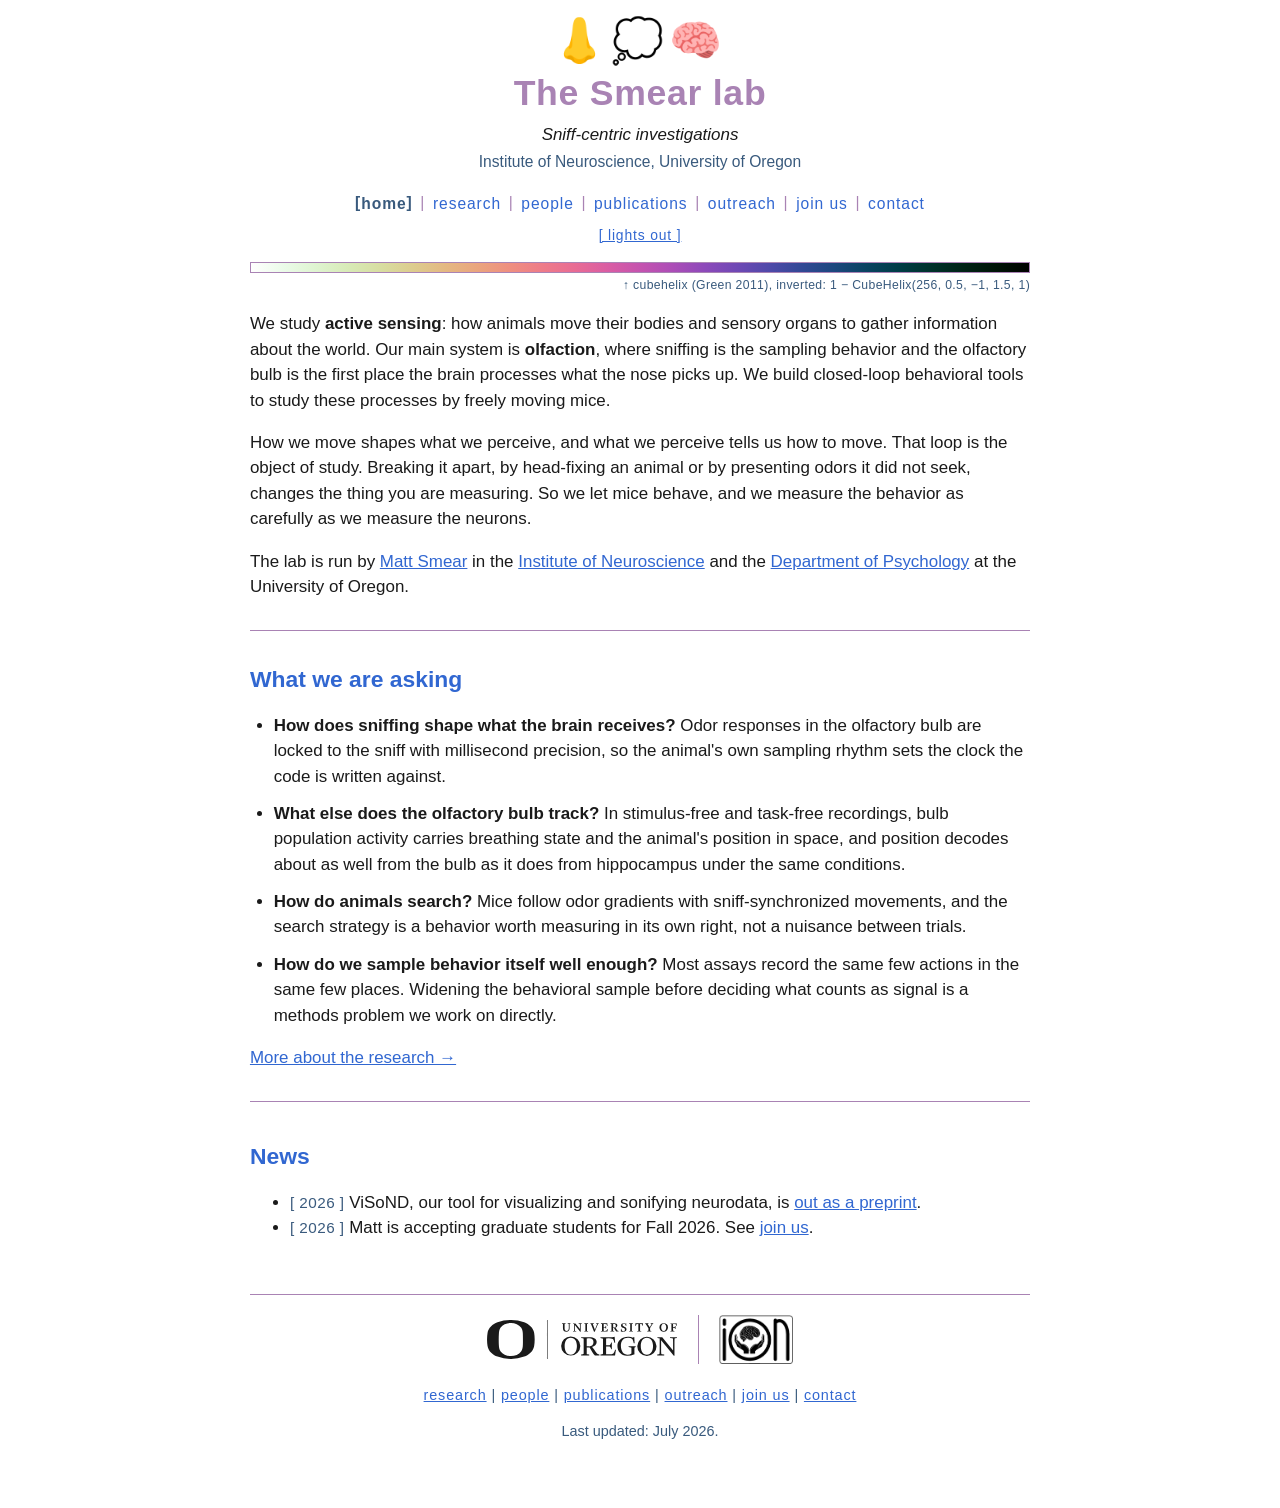
<file: index.html>
<!DOCTYPE html>
<!--
  ===========================================================================
  The Smear lab. Hand-written HTML, no framework, no build step.
  Every page shares style.css. Edit a page by opening it and typing.

  The masthead and the <nav class="main"> block below are repeated in all
  seven pages: index, research, people, publications, outreach, join,
  contact. If you add or rename a nav item, change it in all seven. That
  duplication is the price of having no build step, and it is a fair price.
  ===========================================================================
-->
<html lang="en">
<head>
<meta charset="utf-8">
<meta name="viewport" content="width=device-width, initial-scale=1">
<title>The Smear lab</title>
<meta name="description" content="The Smear lab at the Institute of Neuroscience, University of Oregon. Sniff-centric investigations.">
<link rel="icon" href="favicon.ico">
<link rel="stylesheet" href="style.css">
<script>
  (function () {
    var c = null;
    try { c = localStorage.getItem('smear-night'); } catch (e) {}
    var root = document.documentElement;
    if (location.hash === '#night' || c === '1') root.className = 'night';
    else if (c === '0') root.className = '';
    else root.className = 'auto';   /* follow the operating system */
  })();
</script>
</head>
<body>

<a class="skip" href="#main">skip to content</a>

<header>
  <p class="glyphs" aria-hidden="true">👃💭🧠</p>
  <h1>The Smear lab</h1>
  <p class="tagline">Sniff-centric investigations</p>
  <p class="affil">Institute of Neuroscience, University of Oregon</p>

  <nav class="main" aria-label="main">
  <a href="index.html" aria-current="page">home</a>
  <span class="sep">|</span>
  <a href="research.html">research</a>
  <span class="sep">|</span>
  <a href="people.html">people</a>
  <span class="sep">|</span>
  <a href="publications.html">publications</a>
  <span class="sep">|</span>
  <a href="outreach.html">outreach</a>
  <span class="sep">|</span>
  <a href="join.html">join us</a>
  <span class="sep">|</span>
  <a href="contact.html">contact</a>
  </nav>

  <button id="mode" type="button">[ lights out ]</button>
</header>

<hr class="cube-rule">
<p class="cube-caption">&uarr; cubehelix (Green 2011), inverted: 1 &minus; CubeHelix(256, 0.5, &minus;1, 1.5, 1)</p>

<main id="main">

<p>We study <b>active sensing</b>: how animals move their bodies and sensory
organs to gather information about the world. Our main system is
<b>olfaction</b>, where sniffing is the sampling behavior and the olfactory
bulb is the first place the brain processes what the nose picks up. We build
closed-loop behavioral tools to study these processes by freely moving
mice.</p>

<p>How we move shapes what we perceive, and what we perceive tells us how to
move. That loop is the object of study. Breaking it apart, by head-fixing an
animal or by presenting odors it did not seek, changes the thing you are
measuring. So we let mice behave, and we measure the behavior as carefully as
we measure the neurons.</p>

<p>The lab is run by <a href="people.html">Matt Smear</a> in the
<a href="https://ion.uoregon.edu/">Institute of Neuroscience</a> and the
<a href="https://psychology.uoregon.edu/">Department of Psychology</a> at the
University of Oregon.</p>

<hr class="plain">

<h2>What we are asking</h2>

<ul class="research">
  <li><b>How does sniffing shape what the brain receives?</b> Odor responses in
  the olfactory bulb are locked to the sniff with millisecond precision, so the
  animal's own sampling rhythm sets the clock the code is written against.</li>

  <li><b>What else does the olfactory bulb track?</b> In stimulus-free and
  task-free recordings, bulb population activity carries breathing state and
  the animal's position in space, and position decodes about as well from the
  bulb as it does from hippocampus under the same conditions.</li>

  <li><b>How do animals search?</b> Mice follow odor gradients with
  sniff-synchronized movements, and the search strategy is a behavior worth
  measuring in its own right, not a nuisance between trials.</li>

  <li><b>How do we sample behavior itself well enough?</b> Most assays record
  the same few actions in the same few places. Widening the behavioral sample
  before deciding what counts as signal is a methods problem we work on
  directly.</li>
</ul>

<p><a href="research.html">More about the research &rarr;</a></p>

<hr class="plain">

<h2>News</h2>
<ul>
  <li><span class="todo">[ 2026 ]</span> ViSoND, our tool for visualizing and
  sonifying neurodata, is
  <a href="https://doi.org/10.64898/2026.03.21.713430">out as a preprint</a>.</li>
  <li><span class="todo">[ 2026 ]</span> Matt is accepting graduate students
  for Fall 2026. See <a href="join.html">join us</a>.</li>
  <!-- TODO: add news items here as they happen. Newest at the top.
       Delete the [ ] date markers once real dates are in. -->
</ul>

</main>

<footer>
  <div class="affiliations">
    <a href="https://www.uoregon.edu/" class="uo">
      <img src="static/media/uo-logo.svg" alt="University of Oregon">
    </a>
    <a href="https://ion.uoregon.edu/" class="ion">
      <img src="static/media/ion-logo.png" alt="Institute of Neuroscience">
    </a>
  </div>

  <nav aria-label="footer">
    <a href="research.html">research</a> |
    <a href="people.html">people</a> |
    <a href="publications.html">publications</a> |
    <a href="outreach.html">outreach</a> |
    <a href="join.html">join us</a> |
    <a href="contact.html">contact</a>
  </nav>
  <p>Last updated: July 2026.</p>
</footer>

<script>
  /* day/night switch. remembers the choice; "#night" in the URL forces dark. */
  (function () {
    var root = document.documentElement;
    var btn  = document.getElementById('mode');
    function isNight() {
      if (root.classList.contains('night')) return true;
      if (root.classList.contains('auto')) {
        return window.matchMedia &&
               window.matchMedia('(prefers-color-scheme: dark)').matches;
      }
      return false;
    }
    function label() {
      btn.textContent = isNight() ? '[ lights on ]' : '[ lights out ]';
    }
    label();
    btn.addEventListener('click', function () {
      var night = !isNight();
      root.classList.remove('auto');
      root.classList.toggle('night', night);
      try { localStorage.setItem('smear-night', night ? '1' : '0'); } catch (e) {}
      label();
    });
  })();
</script>

</body>
</html>
</file>
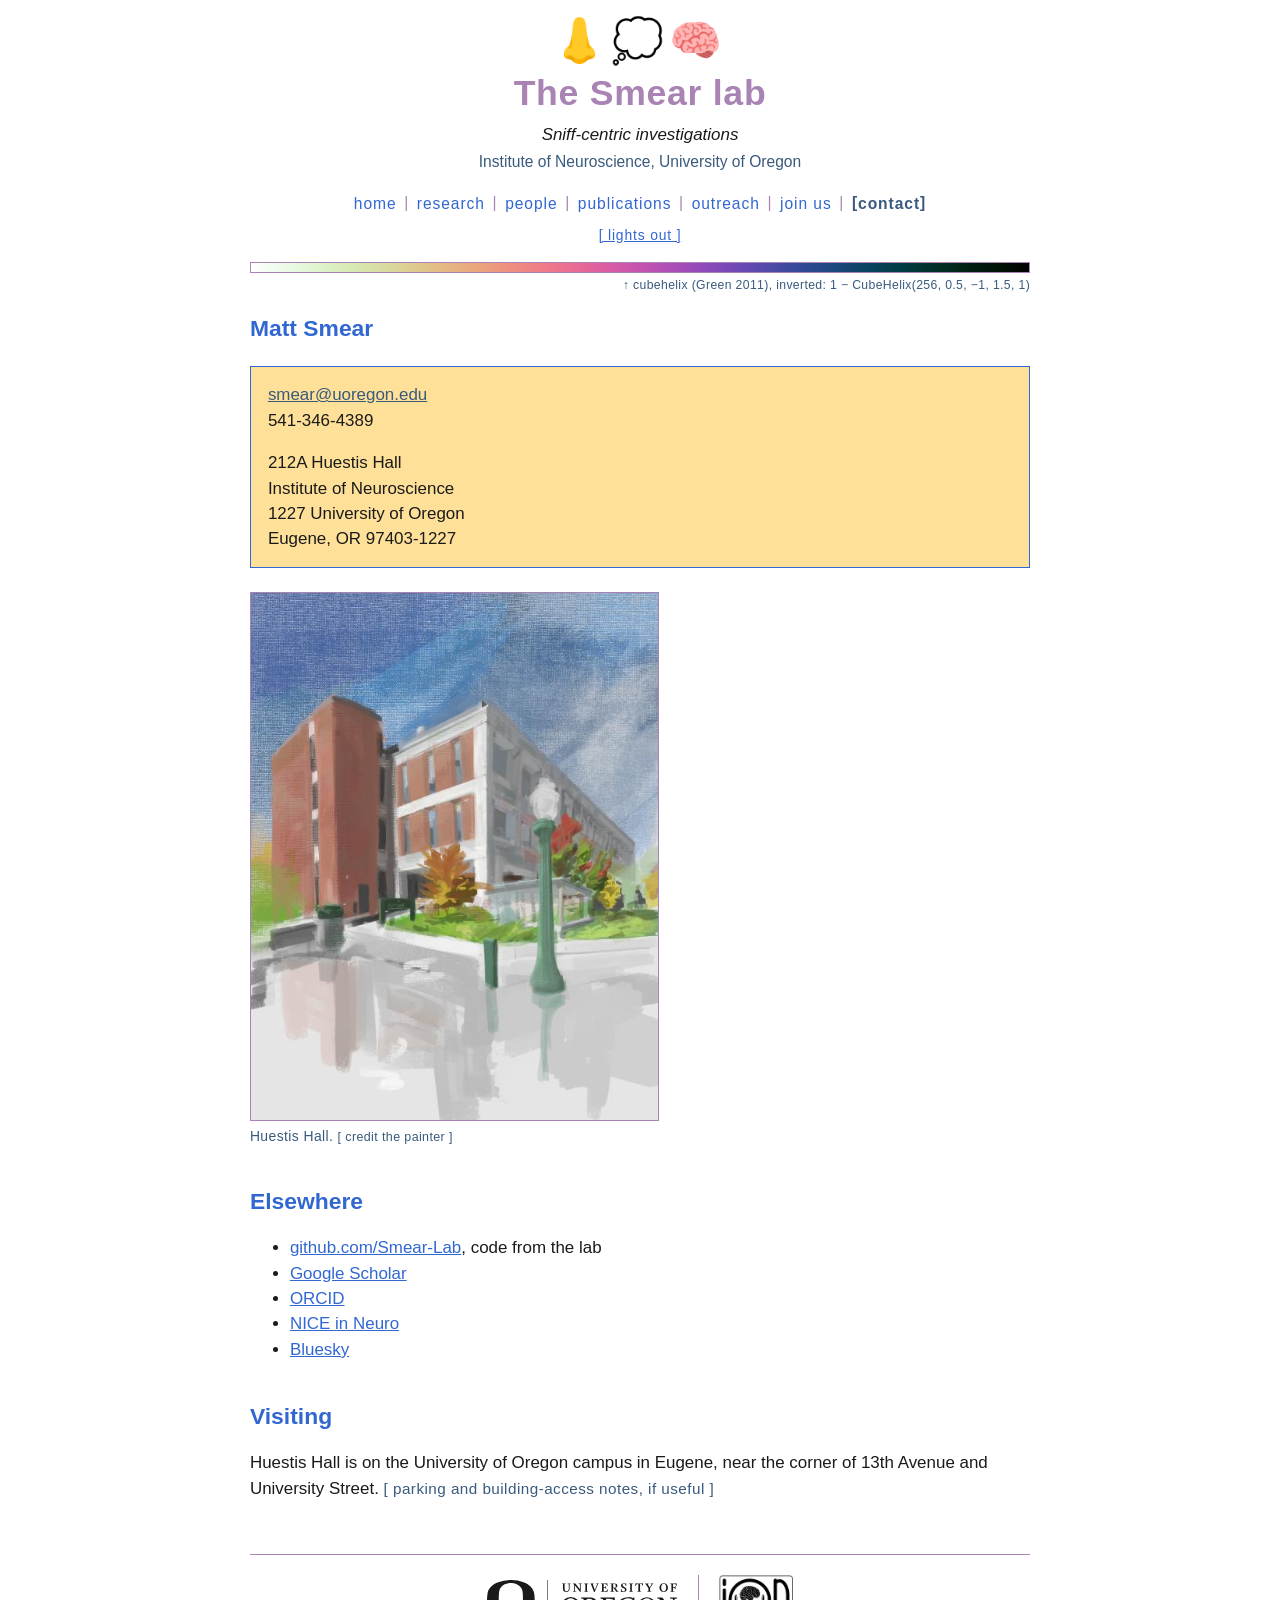
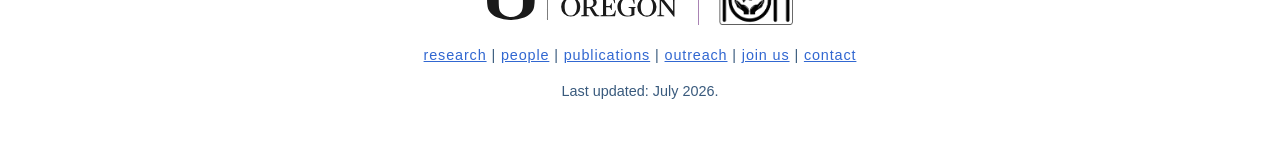
<file: contact.html>
<!DOCTYPE html>
<!--
  ===========================================================================
  The Smear lab. Hand-written HTML, no framework, no build step.
  Every page shares style.css. Edit a page by opening it and typing.

  The masthead and the <nav class="main"> block below are repeated in all
  seven pages: index, research, people, publications, outreach, join,
  contact. If you add or rename a nav item, change it in all seven. That
  duplication is the price of having no build step, and it is a fair price.
  ===========================================================================
-->
<html lang="en">
<head>
<meta charset="utf-8">
<meta name="viewport" content="width=device-width, initial-scale=1">
<title>contact &middot; The Smear lab</title>
<meta name="description" content="The Smear lab at the Institute of Neuroscience, University of Oregon. Sniff-centric investigations.">
<link rel="icon" href="favicon.ico">
<link rel="stylesheet" href="style.css">
<script>
  (function () {
    var c = null;
    try { c = localStorage.getItem('smear-night'); } catch (e) {}
    var root = document.documentElement;
    if (location.hash === '#night' || c === '1') root.className = 'night';
    else if (c === '0') root.className = '';
    else root.className = 'auto';   /* follow the operating system */
  })();
</script>
</head>
<body>

<a class="skip" href="#main">skip to content</a>

<header>
  <p class="glyphs" aria-hidden="true">👃💭🧠</p>
  <h1><a href="index.html">The Smear lab</a></h1>
  <p class="tagline">Sniff-centric investigations</p>
  <p class="affil">Institute of Neuroscience, University of Oregon</p>

  <nav class="main" aria-label="main">
  <a href="index.html">home</a>
  <span class="sep">|</span>
  <a href="research.html">research</a>
  <span class="sep">|</span>
  <a href="people.html">people</a>
  <span class="sep">|</span>
  <a href="publications.html">publications</a>
  <span class="sep">|</span>
  <a href="outreach.html">outreach</a>
  <span class="sep">|</span>
  <a href="join.html">join us</a>
  <span class="sep">|</span>
  <a href="contact.html" aria-current="page">contact</a>
  </nav>

  <button id="mode" type="button">[ lights out ]</button>
</header>

<hr class="cube-rule">
<p class="cube-caption">&uarr; cubehelix (Green 2011), inverted: 1 &minus; CubeHelix(256, 0.5, &minus;1, 1.5, 1)</p>

<main id="main">

<h2>Matt Smear</h2>

<div class="note">
  <p><a href="mailto:smear@uoregon.edu">smear@uoregon.edu</a><br>
  541-346-4389</p>

  <p>212A Huestis Hall<br>
  Institute of Neuroscience<br>
  1227 University of Oregon<br>
  Eugene, OR 97403-1227</p>
</div>

<figure>
  <img src="static/media/huestis.235e562a.jpg" alt="A painting of Huestis Hall at the University of Oregon">
  <figcaption>Huestis Hall. <span class="todo">[ credit the painter ]</span></figcaption>
</figure>

<h2>Elsewhere</h2>
<ul>
  <li><a href="https://github.com/Smear-Lab">github.com/Smear-Lab</a>, code from the lab</li>
  <li><a href="https://scholar.google.com/citations?user=nU455D0AAAAJ">Google Scholar</a></li>
  <li><a href="https://orcid.org/0000-0003-4689-388X">ORCID</a></li>
  <li><a href="https://niceinneuro.org/">NICE in Neuro</a></li>
  <li><a href="https://bsky.app/profile/mattsmear.bsky.social">Bluesky</a></li>
</ul>

<h2>Visiting</h2>
<p>Huestis Hall is on the University of Oregon campus in Eugene, near the
corner of 13th Avenue and University Street.
<span class="todo">[ parking and building-access notes, if useful ]</span></p>

</main>

<footer>
  <div class="affiliations">
    <a href="https://www.uoregon.edu/" class="uo">
      <img src="static/media/uo-logo.svg" alt="University of Oregon">
    </a>
    <a href="https://ion.uoregon.edu/" class="ion">
      <img src="static/media/ion-logo.png" alt="Institute of Neuroscience">
    </a>
  </div>

  <nav aria-label="footer">
    <a href="research.html">research</a> |
    <a href="people.html">people</a> |
    <a href="publications.html">publications</a> |
    <a href="outreach.html">outreach</a> |
    <a href="join.html">join us</a> |
    <a href="contact.html">contact</a>
  </nav>
  <p>Last updated: July 2026.</p>
</footer>

<script>
  /* day/night switch. remembers the choice; "#night" in the URL forces dark. */
  (function () {
    var root = document.documentElement;
    var btn  = document.getElementById('mode');
    function isNight() {
      if (root.classList.contains('night')) return true;
      if (root.classList.contains('auto')) {
        return window.matchMedia &&
               window.matchMedia('(prefers-color-scheme: dark)').matches;
      }
      return false;
    }
    function label() {
      btn.textContent = isNight() ? '[ lights on ]' : '[ lights out ]';
    }
    label();
    btn.addEventListener('click', function () {
      var night = !isNight();
      root.classList.remove('auto');
      root.classList.toggle('night', night);
      try { localStorage.setItem('smear-night', night ? '1' : '0'); } catch (e) {}
      label();
    });
  })();
</script>

</body>
</html>
</file>
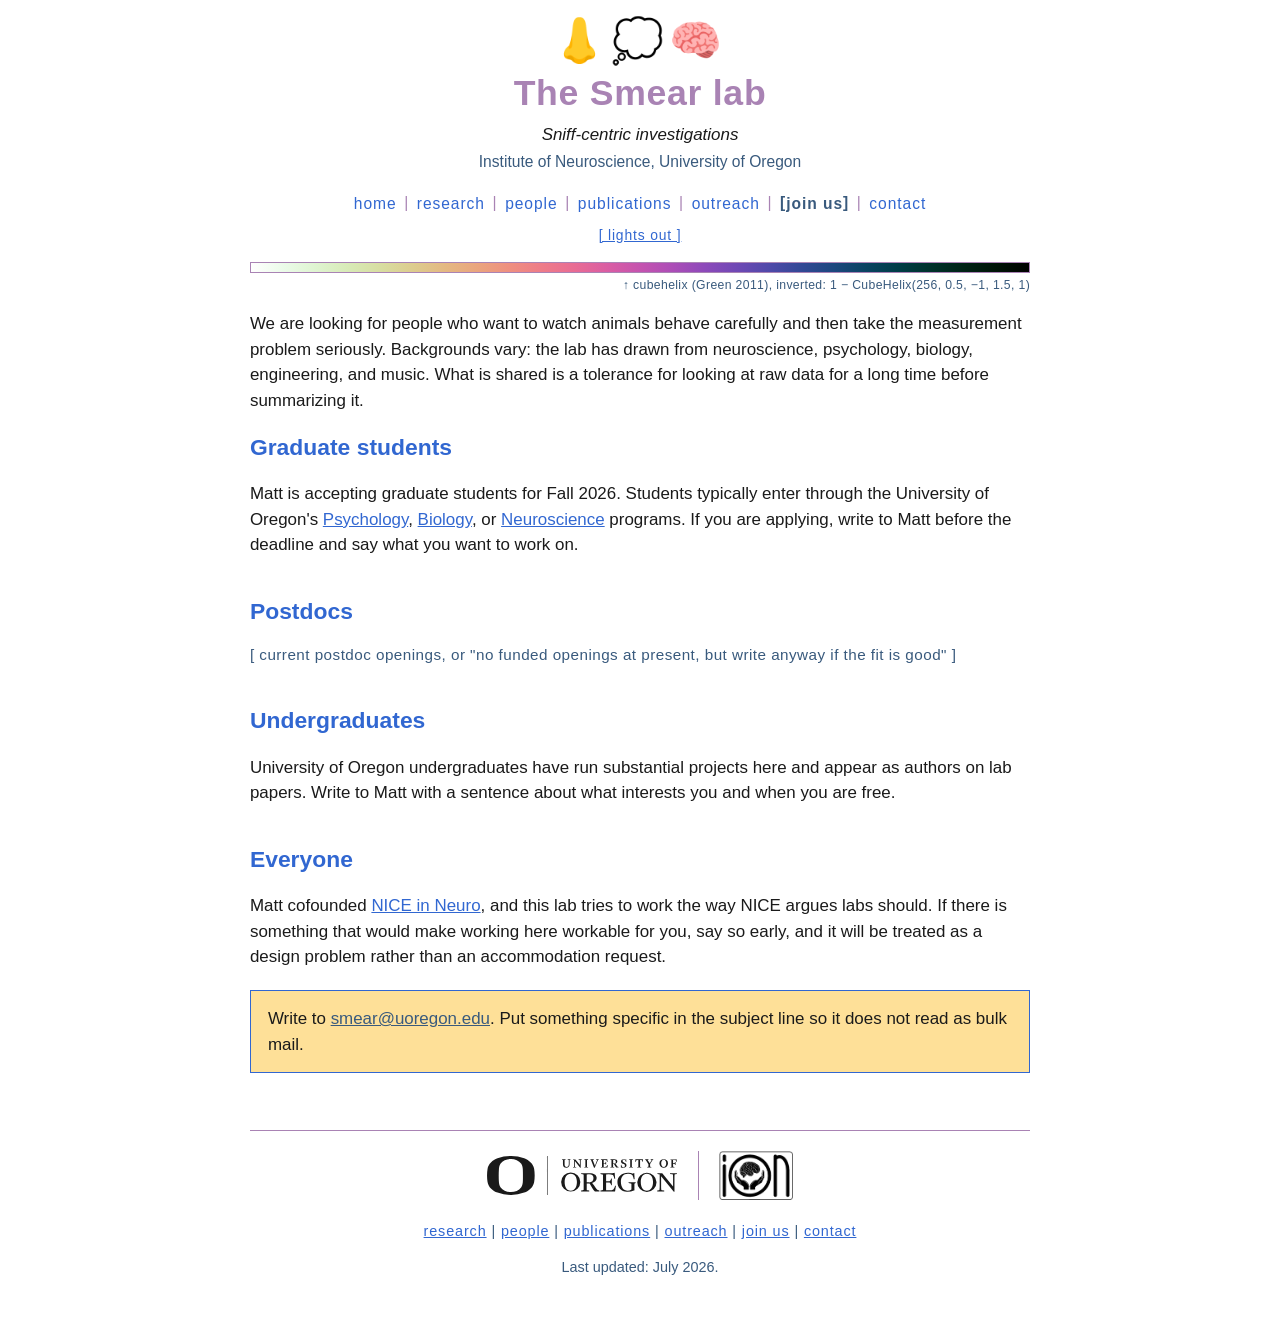
<file: join.html>
<!DOCTYPE html>
<!--
  ===========================================================================
  The Smear lab. Hand-written HTML, no framework, no build step.
  Every page shares style.css. Edit a page by opening it and typing.

  The masthead and the <nav class="main"> block below are repeated in all
  seven pages: index, research, people, publications, outreach, join,
  contact. If you add or rename a nav item, change it in all seven. That
  duplication is the price of having no build step, and it is a fair price.
  ===========================================================================
-->
<html lang="en">
<head>
<meta charset="utf-8">
<meta name="viewport" content="width=device-width, initial-scale=1">
<title>join us &middot; The Smear lab</title>
<meta name="description" content="The Smear lab at the Institute of Neuroscience, University of Oregon. Sniff-centric investigations.">
<link rel="icon" href="favicon.ico">
<link rel="stylesheet" href="style.css">
<script>
  (function () {
    var c = null;
    try { c = localStorage.getItem('smear-night'); } catch (e) {}
    var root = document.documentElement;
    if (location.hash === '#night' || c === '1') root.className = 'night';
    else if (c === '0') root.className = '';
    else root.className = 'auto';   /* follow the operating system */
  })();
</script>
</head>
<body>

<a class="skip" href="#main">skip to content</a>

<header>
  <p class="glyphs" aria-hidden="true">👃💭🧠</p>
  <h1><a href="index.html">The Smear lab</a></h1>
  <p class="tagline">Sniff-centric investigations</p>
  <p class="affil">Institute of Neuroscience, University of Oregon</p>

  <nav class="main" aria-label="main">
  <a href="index.html">home</a>
  <span class="sep">|</span>
  <a href="research.html">research</a>
  <span class="sep">|</span>
  <a href="people.html">people</a>
  <span class="sep">|</span>
  <a href="publications.html">publications</a>
  <span class="sep">|</span>
  <a href="outreach.html">outreach</a>
  <span class="sep">|</span>
  <a href="join.html" aria-current="page">join us</a>
  <span class="sep">|</span>
  <a href="contact.html">contact</a>
  </nav>

  <button id="mode" type="button">[ lights out ]</button>
</header>

<hr class="cube-rule">
<p class="cube-caption">&uarr; cubehelix (Green 2011), inverted: 1 &minus; CubeHelix(256, 0.5, &minus;1, 1.5, 1)</p>

<main id="main">

<p>We are looking for people who want to watch animals behave carefully and
then take the measurement problem seriously. Backgrounds vary: the lab has
drawn from neuroscience, psychology, biology, engineering, and music. What is
shared is a tolerance for looking at raw data for a long time before
summarizing it.</p>

<h2>Graduate students</h2>
<p>Matt is accepting graduate students for Fall 2026. Students typically enter
through the University of Oregon's
<a href="https://psychology.uoregon.edu/">Psychology</a>,
<a href="https://biology.uoregon.edu/">Biology</a>, or
<a href="https://ion.uoregon.edu/">Neuroscience</a> programs. If you are
applying, write to Matt before the deadline and say what you want to
work on.</p>

<h2>Postdocs</h2>
<p class="todo">[ current postdoc openings, or "no funded openings at present,
but write anyway if the fit is good" ]</p>

<h2>Undergraduates</h2>
<p>University of Oregon undergraduates have run substantial projects here and
appear as authors on lab papers. Write to Matt with a sentence about what
interests you and when you are free.</p>

<h2>Everyone</h2>
<p>Matt cofounded <a href="outreach.html">NICE in Neuro</a>, and this lab tries
to work the way NICE argues labs should. If there is something that would make
working here workable for you, say so early, and it will be treated as a design
problem rather than an accommodation request.</p>

<div class="note">
  <p>Write to <a href="mailto:smear@uoregon.edu">smear@uoregon.edu</a>. Put
  something specific in the subject line so it does not read as bulk mail.</p>
</div>

</main>

<footer>
  <div class="affiliations">
    <a href="https://www.uoregon.edu/" class="uo">
      <img src="static/media/uo-logo.svg" alt="University of Oregon">
    </a>
    <a href="https://ion.uoregon.edu/" class="ion">
      <img src="static/media/ion-logo.png" alt="Institute of Neuroscience">
    </a>
  </div>

  <nav aria-label="footer">
    <a href="research.html">research</a> |
    <a href="people.html">people</a> |
    <a href="publications.html">publications</a> |
    <a href="outreach.html">outreach</a> |
    <a href="join.html">join us</a> |
    <a href="contact.html">contact</a>
  </nav>
  <p>Last updated: July 2026.</p>
</footer>

<script>
  /* day/night switch. remembers the choice; "#night" in the URL forces dark. */
  (function () {
    var root = document.documentElement;
    var btn  = document.getElementById('mode');
    function isNight() {
      if (root.classList.contains('night')) return true;
      if (root.classList.contains('auto')) {
        return window.matchMedia &&
               window.matchMedia('(prefers-color-scheme: dark)').matches;
      }
      return false;
    }
    function label() {
      btn.textContent = isNight() ? '[ lights on ]' : '[ lights out ]';
    }
    label();
    btn.addEventListener('click', function () {
      var night = !isNight();
      root.classList.remove('auto');
      root.classList.toggle('night', night);
      try { localStorage.setItem('smear-night', night ? '1' : '0'); } catch (e) {}
      label();
    });
  })();
</script>

</body>
</html>
</file>
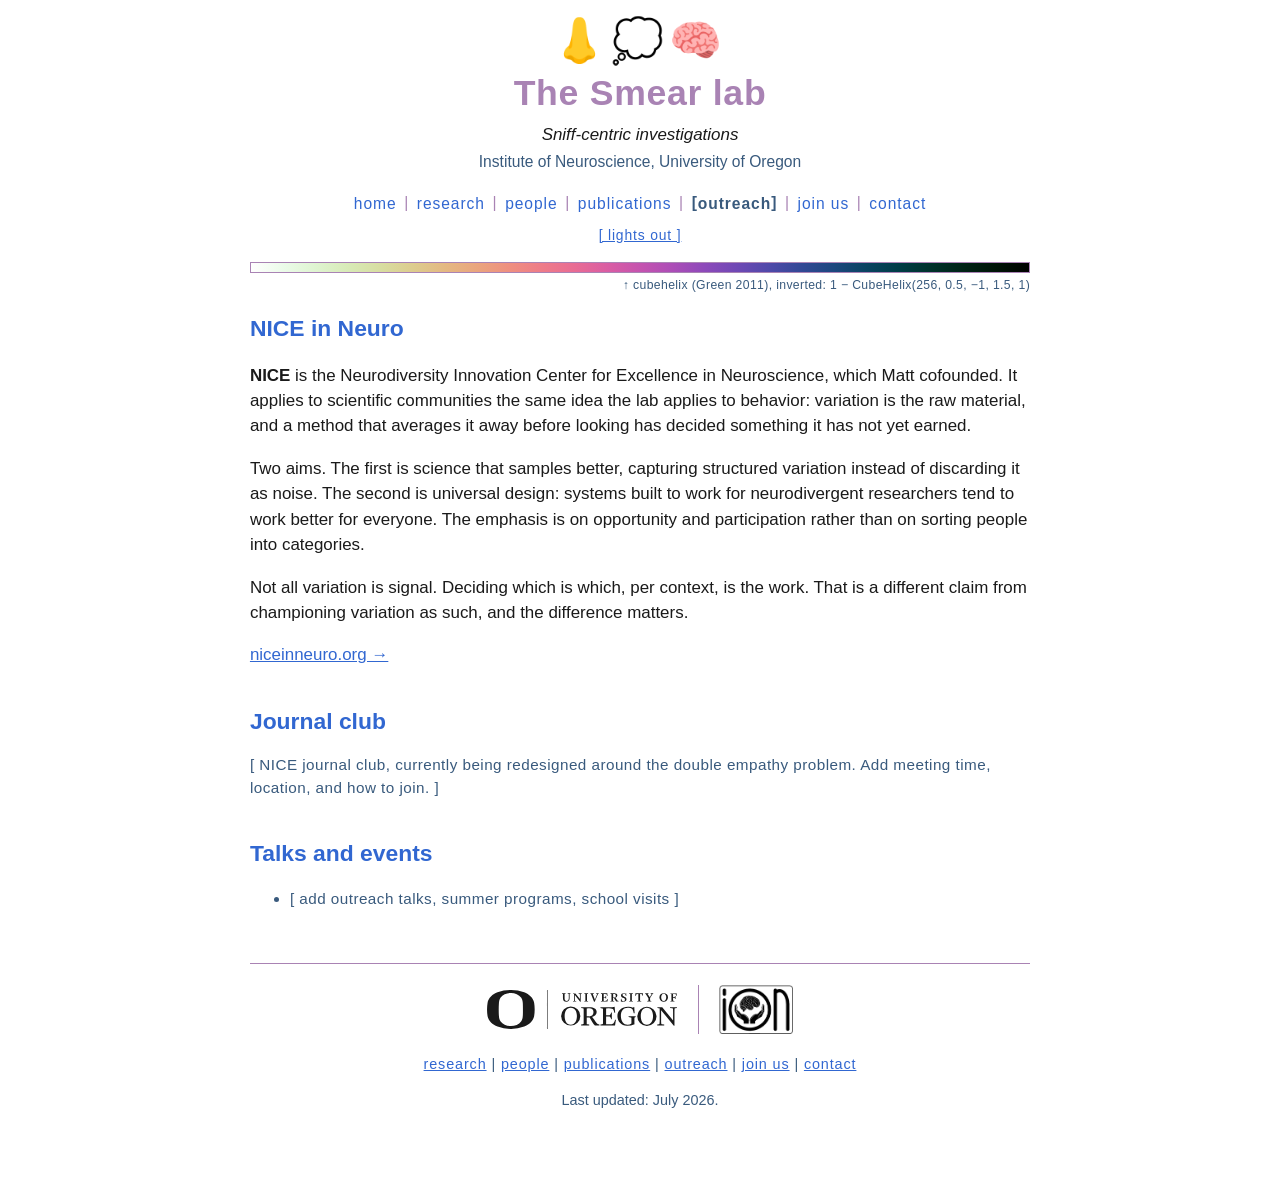
<file: outreach.html>
<!DOCTYPE html>
<!--
  ===========================================================================
  The Smear lab. Hand-written HTML, no framework, no build step.
  Every page shares style.css. Edit a page by opening it and typing.

  The masthead and the <nav class="main"> block below are repeated in all
  seven pages: index, research, people, publications, outreach, join,
  contact. If you add or rename a nav item, change it in all seven. That
  duplication is the price of having no build step, and it is a fair price.
  ===========================================================================
-->
<html lang="en">
<head>
<meta charset="utf-8">
<meta name="viewport" content="width=device-width, initial-scale=1">
<title>outreach &middot; The Smear lab</title>
<meta name="description" content="The Smear lab at the Institute of Neuroscience, University of Oregon. Sniff-centric investigations.">
<link rel="icon" href="favicon.ico">
<link rel="stylesheet" href="style.css">
<script>
  (function () {
    var c = null;
    try { c = localStorage.getItem('smear-night'); } catch (e) {}
    var root = document.documentElement;
    if (location.hash === '#night' || c === '1') root.className = 'night';
    else if (c === '0') root.className = '';
    else root.className = 'auto';   /* follow the operating system */
  })();
</script>
</head>
<body>

<a class="skip" href="#main">skip to content</a>

<header>
  <p class="glyphs" aria-hidden="true">👃💭🧠</p>
  <h1><a href="index.html">The Smear lab</a></h1>
  <p class="tagline">Sniff-centric investigations</p>
  <p class="affil">Institute of Neuroscience, University of Oregon</p>

  <nav class="main" aria-label="main">
  <a href="index.html">home</a>
  <span class="sep">|</span>
  <a href="research.html">research</a>
  <span class="sep">|</span>
  <a href="people.html">people</a>
  <span class="sep">|</span>
  <a href="publications.html">publications</a>
  <span class="sep">|</span>
  <a href="outreach.html" aria-current="page">outreach</a>
  <span class="sep">|</span>
  <a href="join.html">join us</a>
  <span class="sep">|</span>
  <a href="contact.html">contact</a>
  </nav>

  <button id="mode" type="button">[ lights out ]</button>
</header>

<hr class="cube-rule">
<p class="cube-caption">&uarr; cubehelix (Green 2011), inverted: 1 &minus; CubeHelix(256, 0.5, &minus;1, 1.5, 1)</p>

<main id="main">

<h2>NICE in Neuro</h2>

<p><b>NICE</b> is the Neurodiversity Innovation Center for Excellence in
Neuroscience, which Matt cofounded. It applies to scientific communities the
same idea the lab applies to behavior: variation is the raw material, and a
method that averages it away before looking has decided something it has not
yet earned.</p>

<p>Two aims. The first is science that samples better, capturing structured
variation instead of discarding it as noise. The second is universal design:
systems built to work for neurodivergent researchers tend to work better for
everyone. The emphasis is on opportunity and participation rather than on
sorting people into categories.</p>

<p>Not all variation is signal. Deciding which is which, per context, is the
work. That is a different claim from championing variation as such, and the
difference matters.</p>

<p><a href="https://niceinneuro.org/">niceinneuro.org &rarr;</a></p>

<h2>Journal club</h2>
<p class="todo">[ NICE journal club, currently being redesigned around the
double empathy problem. Add meeting time, location, and how to join. ]</p>

<h2>Talks and events</h2>
<ul>
  <li class="todo">[ add outreach talks, summer programs, school visits ]</li>
</ul>

</main>

<footer>
  <div class="affiliations">
    <a href="https://www.uoregon.edu/" class="uo">
      <img src="static/media/uo-logo.svg" alt="University of Oregon">
    </a>
    <a href="https://ion.uoregon.edu/" class="ion">
      <img src="static/media/ion-logo.png" alt="Institute of Neuroscience">
    </a>
  </div>

  <nav aria-label="footer">
    <a href="research.html">research</a> |
    <a href="people.html">people</a> |
    <a href="publications.html">publications</a> |
    <a href="outreach.html">outreach</a> |
    <a href="join.html">join us</a> |
    <a href="contact.html">contact</a>
  </nav>
  <p>Last updated: July 2026.</p>
</footer>

<script>
  /* day/night switch. remembers the choice; "#night" in the URL forces dark. */
  (function () {
    var root = document.documentElement;
    var btn  = document.getElementById('mode');
    function isNight() {
      if (root.classList.contains('night')) return true;
      if (root.classList.contains('auto')) {
        return window.matchMedia &&
               window.matchMedia('(prefers-color-scheme: dark)').matches;
      }
      return false;
    }
    function label() {
      btn.textContent = isNight() ? '[ lights on ]' : '[ lights out ]';
    }
    label();
    btn.addEventListener('click', function () {
      var night = !isNight();
      root.classList.remove('auto');
      root.classList.toggle('night', night);
      try { localStorage.setItem('smear-night', night ? '1' : '0'); } catch (e) {}
      label();
    });
  })();
</script>

</body>
</html>
</file>
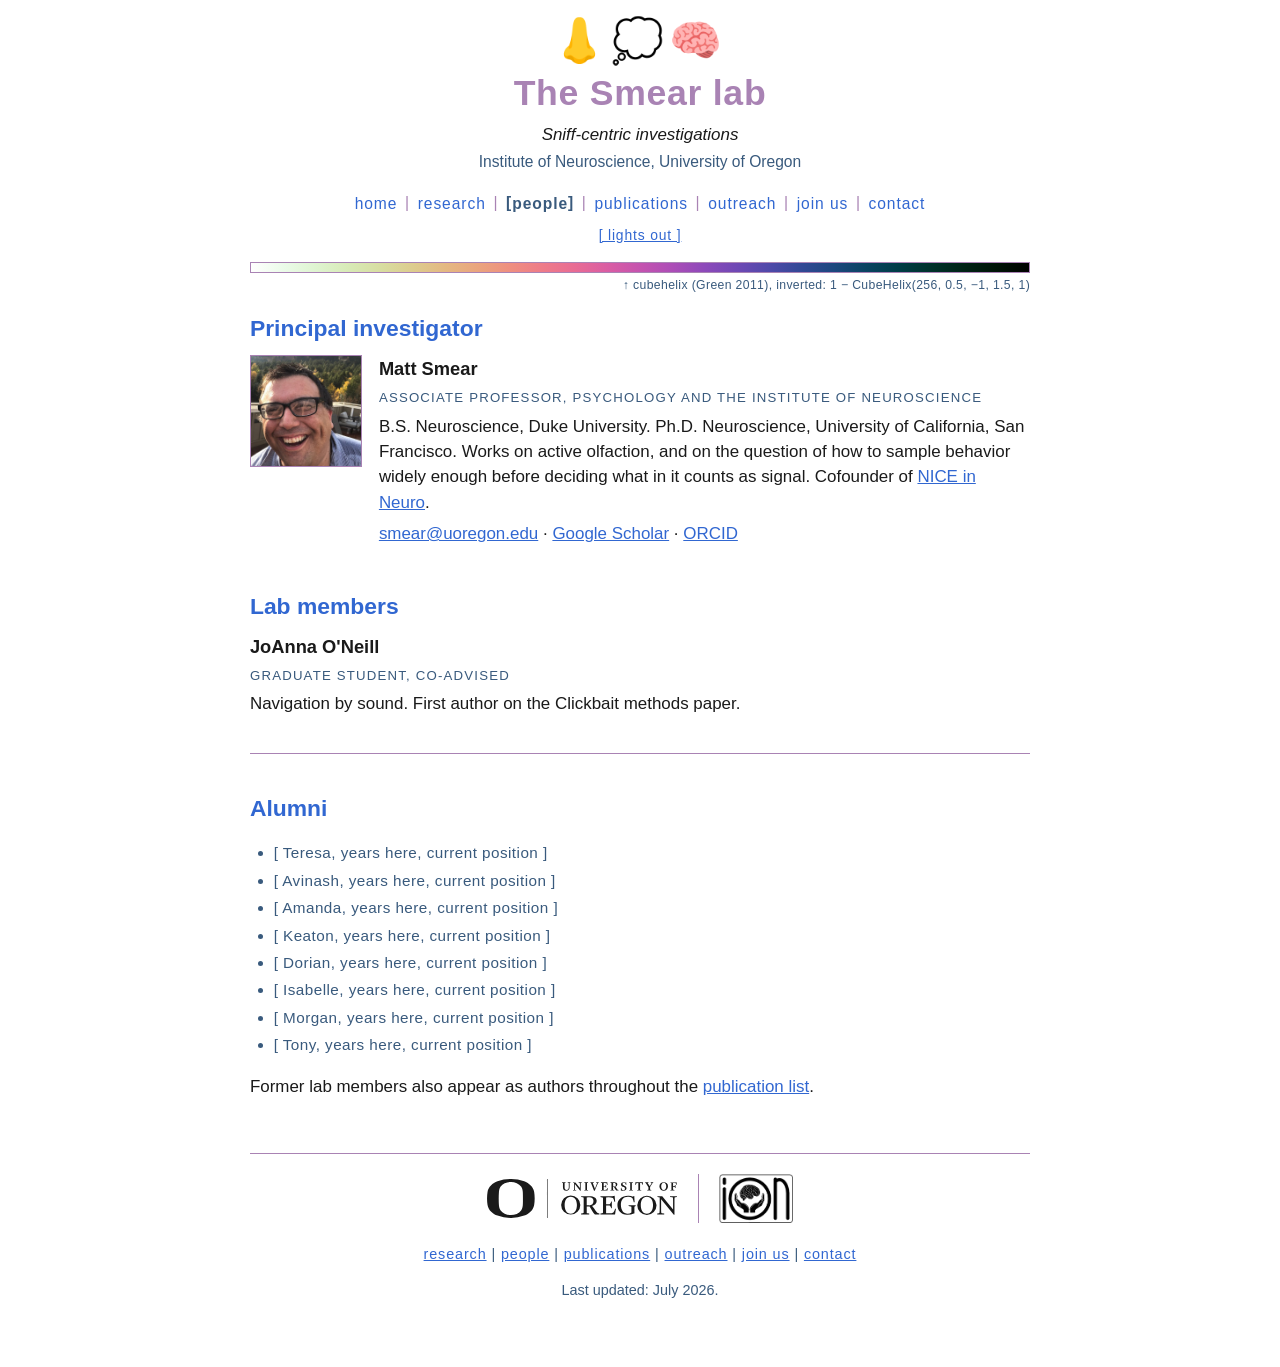
<file: people.html>
<!DOCTYPE html>
<!--
  ===========================================================================
  The Smear lab. Hand-written HTML, no framework, no build step.
  Every page shares style.css. Edit a page by opening it and typing.

  The masthead and the <nav class="main"> block below are repeated in all
  seven pages: index, research, people, publications, outreach, join,
  contact. If you add or rename a nav item, change it in all seven. That
  duplication is the price of having no build step, and it is a fair price.
  ===========================================================================
-->
<html lang="en">
<head>
<meta charset="utf-8">
<meta name="viewport" content="width=device-width, initial-scale=1">
<title>people &middot; The Smear lab</title>
<meta name="description" content="The Smear lab at the Institute of Neuroscience, University of Oregon. Sniff-centric investigations.">
<link rel="icon" href="favicon.ico">
<link rel="stylesheet" href="style.css">
<script>
  (function () {
    var c = null;
    try { c = localStorage.getItem('smear-night'); } catch (e) {}
    var root = document.documentElement;
    if (location.hash === '#night' || c === '1') root.className = 'night';
    else if (c === '0') root.className = '';
    else root.className = 'auto';   /* follow the operating system */
  })();
</script>
</head>
<body>

<a class="skip" href="#main">skip to content</a>

<header>
  <p class="glyphs" aria-hidden="true">👃💭🧠</p>
  <h1><a href="index.html">The Smear lab</a></h1>
  <p class="tagline">Sniff-centric investigations</p>
  <p class="affil">Institute of Neuroscience, University of Oregon</p>

  <nav class="main" aria-label="main">
  <a href="index.html">home</a>
  <span class="sep">|</span>
  <a href="research.html">research</a>
  <span class="sep">|</span>
  <a href="people.html" aria-current="page">people</a>
  <span class="sep">|</span>
  <a href="publications.html">publications</a>
  <span class="sep">|</span>
  <a href="outreach.html">outreach</a>
  <span class="sep">|</span>
  <a href="join.html">join us</a>
  <span class="sep">|</span>
  <a href="contact.html">contact</a>
  </nav>

  <button id="mode" type="button">[ lights out ]</button>
</header>

<hr class="cube-rule">
<p class="cube-caption">&uarr; cubehelix (Green 2011), inverted: 1 &minus; CubeHelix(256, 0.5, &minus;1, 1.5, 1)</p>

<main id="main">

<h2>Principal investigator</h2>

<div class="person">
  <img src="static/media/matt_wyoming.jpg" alt="Matt Smear">
  <div>
    <h3>Matt Smear</h3>
    <span class="role">Associate Professor, Psychology and the Institute of Neuroscience</span>
    <p>B.S. Neuroscience, Duke University. Ph.D. Neuroscience, University of
    California, San Francisco. Works on active olfaction, and on the question
    of how to sample behavior widely enough before deciding what in it counts
    as signal. Cofounder of
    <a href="https://niceinneuro.org/">NICE in Neuro</a>.</p>
    <p><a href="mailto:smear@uoregon.edu">smear@uoregon.edu</a> &middot;
    <a href="https://scholar.google.com/citations?user=nU455D0AAAAJ">Google Scholar</a> &middot;
    <a href="https://orcid.org/0000-0003-4689-388X">ORCID</a></p>
  </div>
</div>

<h2>Lab members</h2>

<!-- TODO, Matt: this list needs your eyes before it goes live. Two things:
       1. Spelling. Your context doc spells it "O'Niell" in one place and
          "O'Neill" in another. I used O'Neill. Fix if wrong.
       2. Anyone currently in the lab who is missing. Photos go in
          static/media/ and get referenced like Matt's above; without a photo
          the entry still renders fine.

     Leah Blankenship and Lila Kaye are NOT lab members. They are NICE in
     Neuro, per Matt, 2026-07-29. Do not add them back here.
-->

<div class="person">
  <div>
    <h3>JoAnna O'Neill</h3>
    <span class="role">Graduate student, co-advised</span>
    <p>Navigation by sound. First author on the Clickbait methods paper.</p>
  </div>
</div>

<hr class="plain">

<h2>Alumni</h2>

<!-- TODO, Matt: these names come off the previous version of this website,
     so they were lab members at some point, but I have no source for when
     they were here or where they went. Add years and destinations, or cut
     anyone who should not be listed. Their photos are still in
     static/media/ if you want them shown. -->

<ul class="alumni">
  <li class="todo">[ Teresa, years here, current position ]</li>
  <li class="todo">[ Avinash, years here, current position ]</li>
  <li class="todo">[ Amanda, years here, current position ]</li>
  <li class="todo">[ Keaton, years here, current position ]</li>
  <li class="todo">[ Dorian, years here, current position ]</li>
  <li class="todo">[ Isabelle, years here, current position ]</li>
  <li class="todo">[ Morgan, years here, current position ]</li>
  <li class="todo">[ Tony, years here, current position ]</li>
</ul>

<p>Former lab members also appear as authors throughout the
<a href="publications.html">publication list</a>.</p>

</main>

<footer>
  <div class="affiliations">
    <a href="https://www.uoregon.edu/" class="uo">
      <img src="static/media/uo-logo.svg" alt="University of Oregon">
    </a>
    <a href="https://ion.uoregon.edu/" class="ion">
      <img src="static/media/ion-logo.png" alt="Institute of Neuroscience">
    </a>
  </div>

  <nav aria-label="footer">
    <a href="research.html">research</a> |
    <a href="people.html">people</a> |
    <a href="publications.html">publications</a> |
    <a href="outreach.html">outreach</a> |
    <a href="join.html">join us</a> |
    <a href="contact.html">contact</a>
  </nav>
  <p>Last updated: July 2026.</p>
</footer>

<script>
  /* day/night switch. remembers the choice; "#night" in the URL forces dark. */
  (function () {
    var root = document.documentElement;
    var btn  = document.getElementById('mode');
    function isNight() {
      if (root.classList.contains('night')) return true;
      if (root.classList.contains('auto')) {
        return window.matchMedia &&
               window.matchMedia('(prefers-color-scheme: dark)').matches;
      }
      return false;
    }
    function label() {
      btn.textContent = isNight() ? '[ lights on ]' : '[ lights out ]';
    }
    label();
    btn.addEventListener('click', function () {
      var night = !isNight();
      root.classList.remove('auto');
      root.classList.toggle('night', night);
      try { localStorage.setItem('smear-night', night ? '1' : '0'); } catch (e) {}
      label();
    });
  })();
</script>

</body>
</html>
</file>
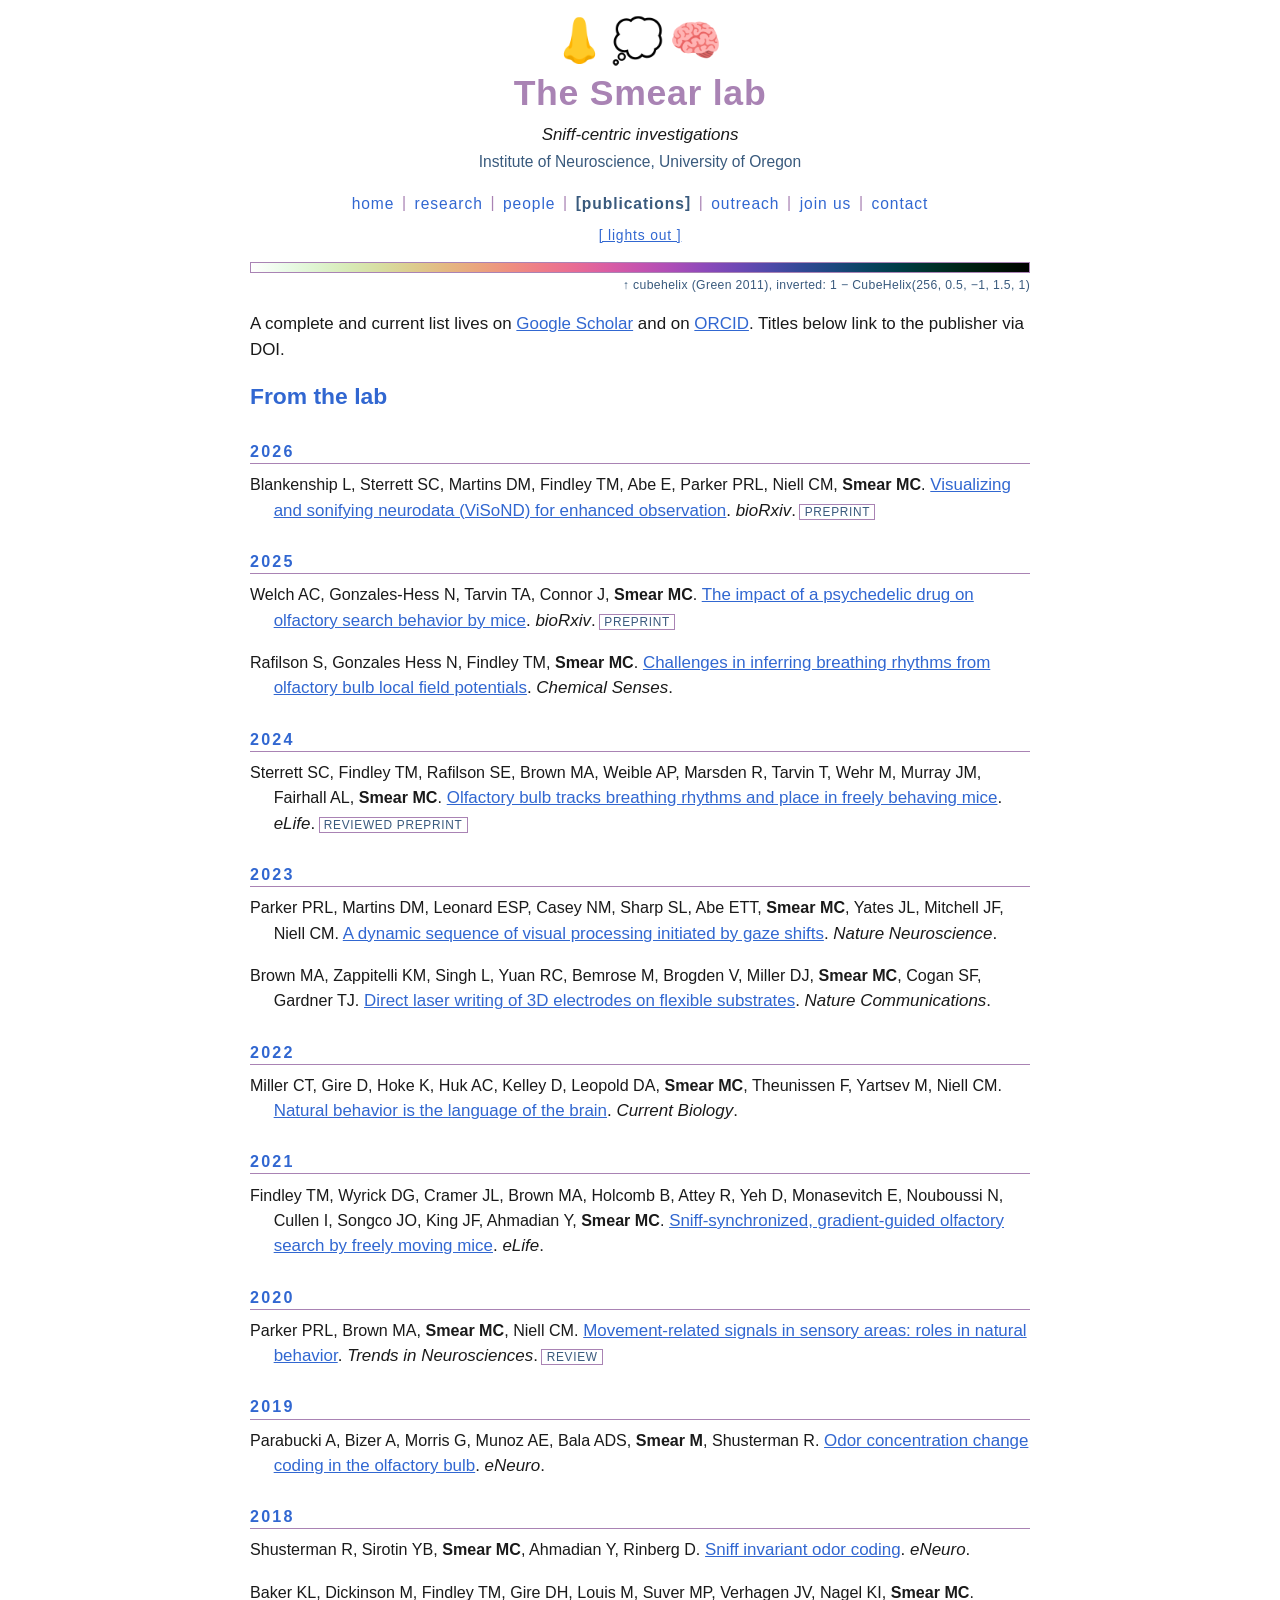
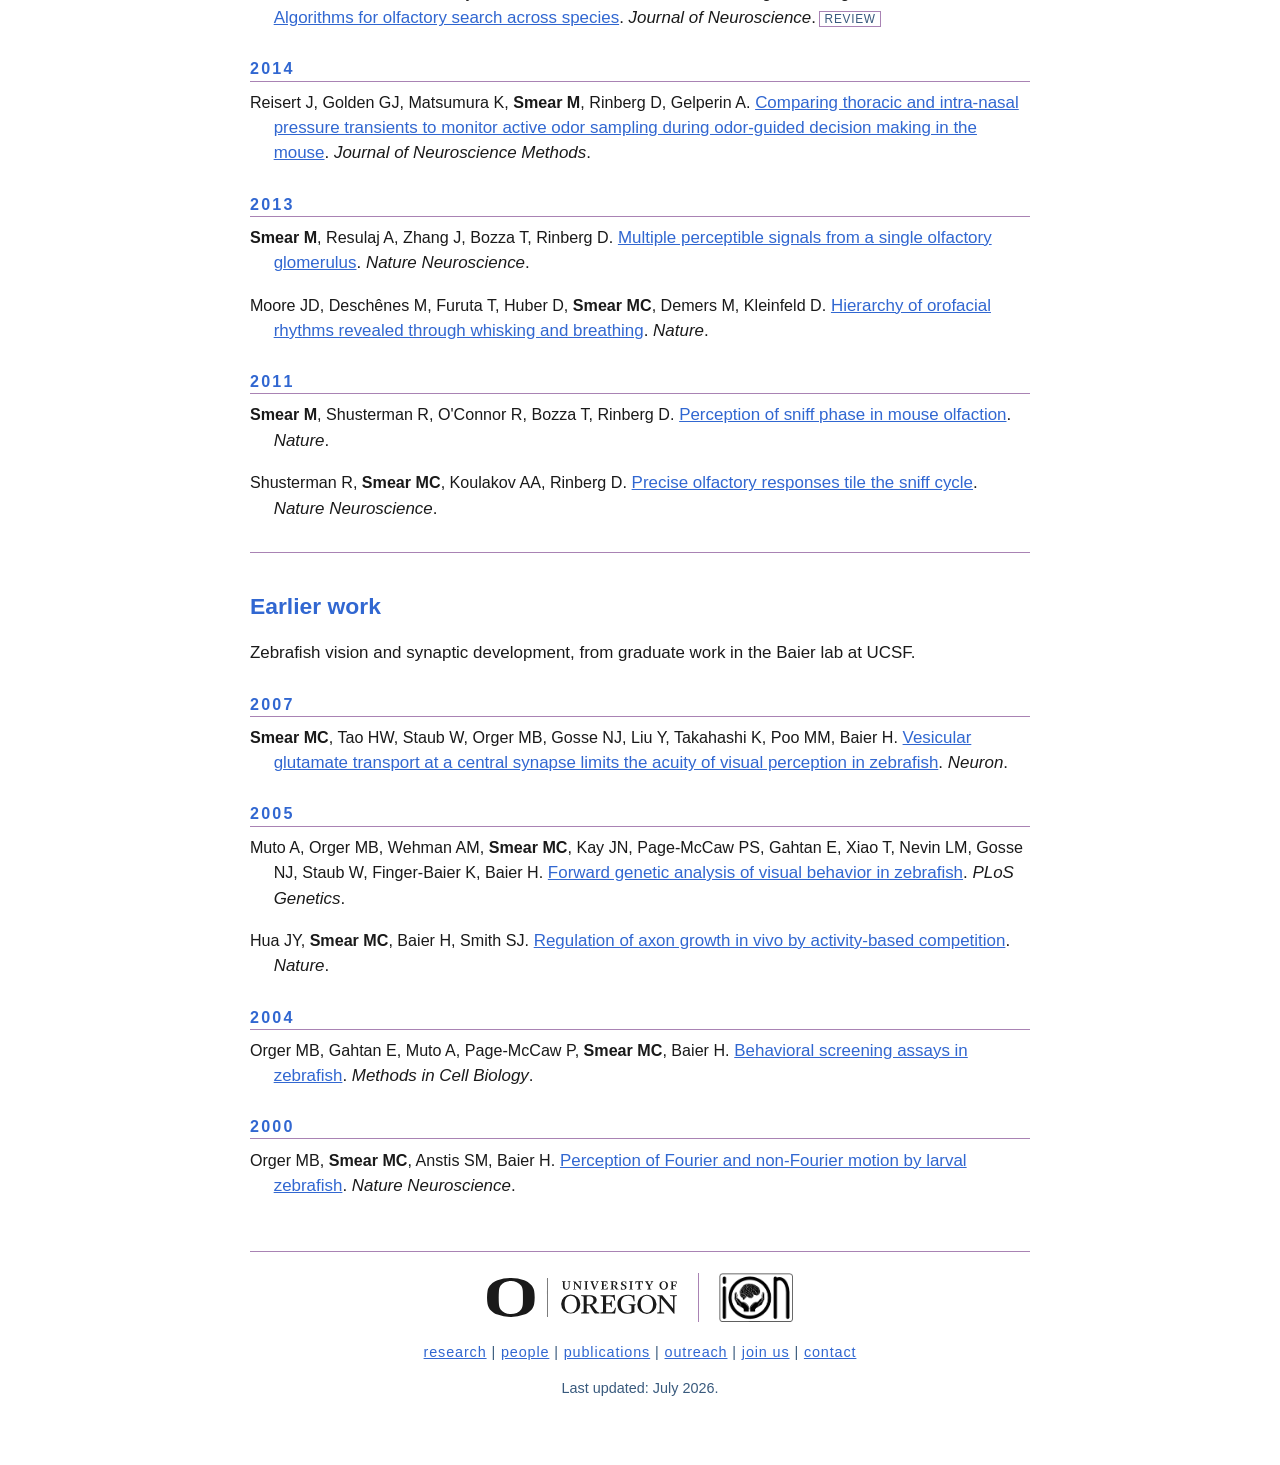
<file: publications.html>
<!DOCTYPE html>
<!--
  ===========================================================================
  The Smear lab. Hand-written HTML, no framework, no build step.
  Every page shares style.css. Edit a page by opening it and typing.

  The masthead and the <nav class="main"> block below are repeated in all
  seven pages: index, research, people, publications, outreach, join,
  contact. If you add or rename a nav item, change it in all seven. That
  duplication is the price of having no build step, and it is a fair price.
  ===========================================================================
-->
<html lang="en">
<head>
<meta charset="utf-8">
<meta name="viewport" content="width=device-width, initial-scale=1">
<title>publications &middot; The Smear lab</title>
<meta name="description" content="The Smear lab at the Institute of Neuroscience, University of Oregon. Sniff-centric investigations.">
<link rel="icon" href="favicon.ico">
<link rel="stylesheet" href="style.css">
<script>
  (function () {
    var c = null;
    try { c = localStorage.getItem('smear-night'); } catch (e) {}
    var root = document.documentElement;
    if (location.hash === '#night' || c === '1') root.className = 'night';
    else if (c === '0') root.className = '';
    else root.className = 'auto';   /* follow the operating system */
  })();
</script>
</head>
<body>

<a class="skip" href="#main">skip to content</a>

<header>
  <p class="glyphs" aria-hidden="true">👃💭🧠</p>
  <h1><a href="index.html">The Smear lab</a></h1>
  <p class="tagline">Sniff-centric investigations</p>
  <p class="affil">Institute of Neuroscience, University of Oregon</p>

  <nav class="main" aria-label="main">
  <a href="index.html">home</a>
  <span class="sep">|</span>
  <a href="research.html">research</a>
  <span class="sep">|</span>
  <a href="people.html">people</a>
  <span class="sep">|</span>
  <a href="publications.html" aria-current="page">publications</a>
  <span class="sep">|</span>
  <a href="outreach.html">outreach</a>
  <span class="sep">|</span>
  <a href="join.html">join us</a>
  <span class="sep">|</span>
  <a href="contact.html">contact</a>
  </nav>

  <button id="mode" type="button">[ lights out ]</button>
</header>

<hr class="cube-rule">
<p class="cube-caption">&uarr; cubehelix (Green 2011), inverted: 1 &minus; CubeHelix(256, 0.5, &minus;1, 1.5, 1)</p>

<main id="main">

<p>A complete and current list lives on
<a href="https://scholar.google.com/citations?user=nU455D0AAAAJ">Google Scholar</a>
and on <a href="https://orcid.org/0000-0003-4689-388X">ORCID</a>. Titles below
link to the publisher via DOI.</p>

<h2>From the lab</h2>

<h3 class="pubyear">2026</h3>
<ol class="pubs">
  <li><span class="authors">Blankenship L, Sterrett SC, Martins DM, Findley TM, Abe E, Parker PRL, Niell CM, <b>Smear MC</b>.</span> <a href="https://doi.org/10.64898/2026.03.21.713430">Visualizing and sonifying neurodata (ViSoND) for enhanced observation</a>. <span class="venue">bioRxiv</span>.<span class="tag">preprint</span></li>
</ol>
<h3 class="pubyear">2025</h3>
<ol class="pubs">
  <li><span class="authors">Welch AC, Gonzales-Hess N, Tarvin TA, Connor J, <b>Smear MC</b>.</span> <a href="https://doi.org/10.1101/2025.07.09.663970">The impact of a psychedelic drug on olfactory search behavior by mice</a>. <span class="venue">bioRxiv</span>.<span class="tag">preprint</span></li>
  <li><span class="authors">Rafilson S, Gonzales Hess N, Findley TM, <b>Smear MC</b>.</span> <a href="https://doi.org/10.1093/chemse/bjaf026">Challenges in inferring breathing rhythms from olfactory bulb local field potentials</a>. <span class="venue">Chemical Senses</span>.</li>
</ol>
<h3 class="pubyear">2024</h3>
<ol class="pubs">
  <li><span class="authors">Sterrett SC, Findley TM, Rafilson SE, Brown MA, Weible AP, Marsden R, Tarvin T, Wehr M, Murray JM, Fairhall AL, <b>Smear MC</b>.</span> <a href="https://doi.org/10.7554/eLife.105088.1">Olfactory bulb tracks breathing rhythms and place in freely behaving mice</a>. <span class="venue">eLife</span>.<span class="tag">reviewed preprint</span></li>
</ol>
<h3 class="pubyear">2023</h3>
<ol class="pubs">
  <li><span class="authors">Parker PRL, Martins DM, Leonard ESP, Casey NM, Sharp SL, Abe ETT, <b>Smear MC</b>, Yates JL, Mitchell JF, Niell CM.</span> <a href="https://doi.org/10.1038/s41593-023-01481-7">A dynamic sequence of visual processing initiated by gaze shifts</a>. <span class="venue">Nature Neuroscience</span>.</li>
  <li><span class="authors">Brown MA, Zappitelli KM, Singh L, Yuan RC, Bemrose M, Brogden V, Miller DJ, <b>Smear MC</b>, Cogan SF, Gardner TJ.</span> <a href="https://doi.org/10.1038/s41467-023-39152-7">Direct laser writing of 3D electrodes on flexible substrates</a>. <span class="venue">Nature Communications</span>.</li>
</ol>
<h3 class="pubyear">2022</h3>
<ol class="pubs">
  <li><span class="authors">Miller CT, Gire D, Hoke K, Huk AC, Kelley D, Leopold DA, <b>Smear MC</b>, Theunissen F, Yartsev M, Niell CM.</span> <a href="https://doi.org/10.1016/j.cub.2022.03.031">Natural behavior is the language of the brain</a>. <span class="venue">Current Biology</span>.</li>
</ol>
<h3 class="pubyear">2021</h3>
<ol class="pubs">
  <li><span class="authors">Findley TM, Wyrick DG, Cramer JL, Brown MA, Holcomb B, Attey R, Yeh D, Monasevitch E, Nouboussi N, Cullen I, Songco JO, King JF, Ahmadian Y, <b>Smear MC</b>.</span> <a href="https://doi.org/10.7554/eLife.58523">Sniff-synchronized, gradient-guided olfactory search by freely moving mice</a>. <span class="venue">eLife</span>.</li>
</ol>
<h3 class="pubyear">2020</h3>
<ol class="pubs">
  <li><span class="authors">Parker PRL, Brown MA, <b>Smear MC</b>, Niell CM.</span> <a href="https://doi.org/10.1016/j.tins.2020.05.005">Movement-related signals in sensory areas: roles in natural behavior</a>. <span class="venue">Trends in Neurosciences</span>.<span class="tag">review</span></li>
</ol>
<h3 class="pubyear">2019</h3>
<ol class="pubs">
  <li><span class="authors">Parabucki A, Bizer A, Morris G, Munoz AE, Bala ADS, <b>Smear M</b>, Shusterman R.</span> <a href="https://doi.org/10.1523/ENEURO.0396-18.2019">Odor concentration change coding in the olfactory bulb</a>. <span class="venue">eNeuro</span>.</li>
</ol>
<h3 class="pubyear">2018</h3>
<ol class="pubs">
  <li><span class="authors">Shusterman R, Sirotin YB, <b>Smear MC</b>, Ahmadian Y, Rinberg D.</span> <a href="https://doi.org/10.1523/ENEURO.0149-18.2018">Sniff invariant odor coding</a>. <span class="venue">eNeuro</span>.</li>
  <li><span class="authors">Baker KL, Dickinson M, Findley TM, Gire DH, Louis M, Suver MP, Verhagen JV, Nagel KI, <b>Smear MC</b>.</span> <a href="https://doi.org/10.1523/JNEUROSCI.1668-18.2018">Algorithms for olfactory search across species</a>. <span class="venue">Journal of Neuroscience</span>.<span class="tag">review</span></li>
</ol>
<h3 class="pubyear">2014</h3>
<ol class="pubs">
  <li><span class="authors">Reisert J, Golden GJ, Matsumura K, <b>Smear M</b>, Rinberg D, Gelperin A.</span> <a href="https://doi.org/10.1016/j.jneumeth.2013.09.006">Comparing thoracic and intra-nasal pressure transients to monitor active odor sampling during odor-guided decision making in the mouse</a>. <span class="venue">Journal of Neuroscience Methods</span>.</li>
</ol>
<h3 class="pubyear">2013</h3>
<ol class="pubs">
  <li><span class="authors"><b>Smear M</b>, Resulaj A, Zhang J, Bozza T, Rinberg D.</span> <a href="https://doi.org/10.1038/nn.3519">Multiple perceptible signals from a single olfactory glomerulus</a>. <span class="venue">Nature Neuroscience</span>.</li>
  <li><span class="authors">Moore JD, Desch&ecirc;nes M, Furuta T, Huber D, <b>Smear MC</b>, Demers M, Kleinfeld D.</span> <a href="https://doi.org/10.1038/nature12076">Hierarchy of orofacial rhythms revealed through whisking and breathing</a>. <span class="venue">Nature</span>.</li>
</ol>
<h3 class="pubyear">2011</h3>
<ol class="pubs">
  <li><span class="authors"><b>Smear M</b>, Shusterman R, O'Connor R, Bozza T, Rinberg D.</span> <a href="https://doi.org/10.1038/nature10521">Perception of sniff phase in mouse olfaction</a>. <span class="venue">Nature</span>.</li>
  <li><span class="authors">Shusterman R, <b>Smear MC</b>, Koulakov AA, Rinberg D.</span> <a href="https://doi.org/10.1038/nn.2877">Precise olfactory responses tile the sniff cycle</a>. <span class="venue">Nature Neuroscience</span>.</li>
</ol>

<hr class="plain">

<h2>Earlier work</h2>
<p>Zebrafish vision and synaptic development, from graduate work in the Baier
lab at UCSF.</p>

<h3 class="pubyear">2007</h3>
<ol class="pubs">
  <li><span class="authors"><b>Smear MC</b>, Tao HW, Staub W, Orger MB, Gosse NJ, Liu Y, Takahashi K, Poo MM, Baier H.</span> <a href="https://doi.org/10.1016/j.neuron.2006.12.013">Vesicular glutamate transport at a central synapse limits the acuity of visual perception in zebrafish</a>. <span class="venue">Neuron</span>.</li>
</ol>
<h3 class="pubyear">2005</h3>
<ol class="pubs">
  <li><span class="authors">Muto A, Orger MB, Wehman AM, <b>Smear MC</b>, Kay JN, Page-McCaw PS, Gahtan E, Xiao T, Nevin LM, Gosse NJ, Staub W, Finger-Baier K, Baier H.</span> <a href="https://doi.org/10.1371/journal.pgen.0010066">Forward genetic analysis of visual behavior in zebrafish</a>. <span class="venue">PLoS Genetics</span>.</li>
  <li><span class="authors">Hua JY, <b>Smear MC</b>, Baier H, Smith SJ.</span> <a href="https://doi.org/10.1038/nature03409">Regulation of axon growth in vivo by activity-based competition</a>. <span class="venue">Nature</span>.</li>
</ol>
<h3 class="pubyear">2004</h3>
<ol class="pubs">
  <li><span class="authors">Orger MB, Gahtan E, Muto A, Page-McCaw P, <b>Smear MC</b>, Baier H.</span> <a href="https://doi.org/10.1016/s0091-679x(04)77003-x">Behavioral screening assays in zebrafish</a>. <span class="venue">Methods in Cell Biology</span>.</li>
</ol>
<h3 class="pubyear">2000</h3>
<ol class="pubs">
  <li><span class="authors">Orger MB, <b>Smear MC</b>, Anstis SM, Baier H.</span> <a href="https://doi.org/10.1038/80649">Perception of Fourier and non-Fourier motion by larval zebrafish</a>. <span class="venue">Nature Neuroscience</span>.</li>
</ol>

</main>

<footer>
  <div class="affiliations">
    <a href="https://www.uoregon.edu/" class="uo">
      <img src="static/media/uo-logo.svg" alt="University of Oregon">
    </a>
    <a href="https://ion.uoregon.edu/" class="ion">
      <img src="static/media/ion-logo.png" alt="Institute of Neuroscience">
    </a>
  </div>

  <nav aria-label="footer">
    <a href="research.html">research</a> |
    <a href="people.html">people</a> |
    <a href="publications.html">publications</a> |
    <a href="outreach.html">outreach</a> |
    <a href="join.html">join us</a> |
    <a href="contact.html">contact</a>
  </nav>
  <p>Last updated: July 2026.</p>
</footer>

<script>
  /* day/night switch. remembers the choice; "#night" in the URL forces dark. */
  (function () {
    var root = document.documentElement;
    var btn  = document.getElementById('mode');
    function isNight() {
      if (root.classList.contains('night')) return true;
      if (root.classList.contains('auto')) {
        return window.matchMedia &&
               window.matchMedia('(prefers-color-scheme: dark)').matches;
      }
      return false;
    }
    function label() {
      btn.textContent = isNight() ? '[ lights on ]' : '[ lights out ]';
    }
    label();
    btn.addEventListener('click', function () {
      var night = !isNight();
      root.classList.remove('auto');
      root.classList.toggle('night', night);
      try { localStorage.setItem('smear-night', night ? '1' : '0'); } catch (e) {}
      label();
    });
  })();
</script>

</body>
</html>
</file>
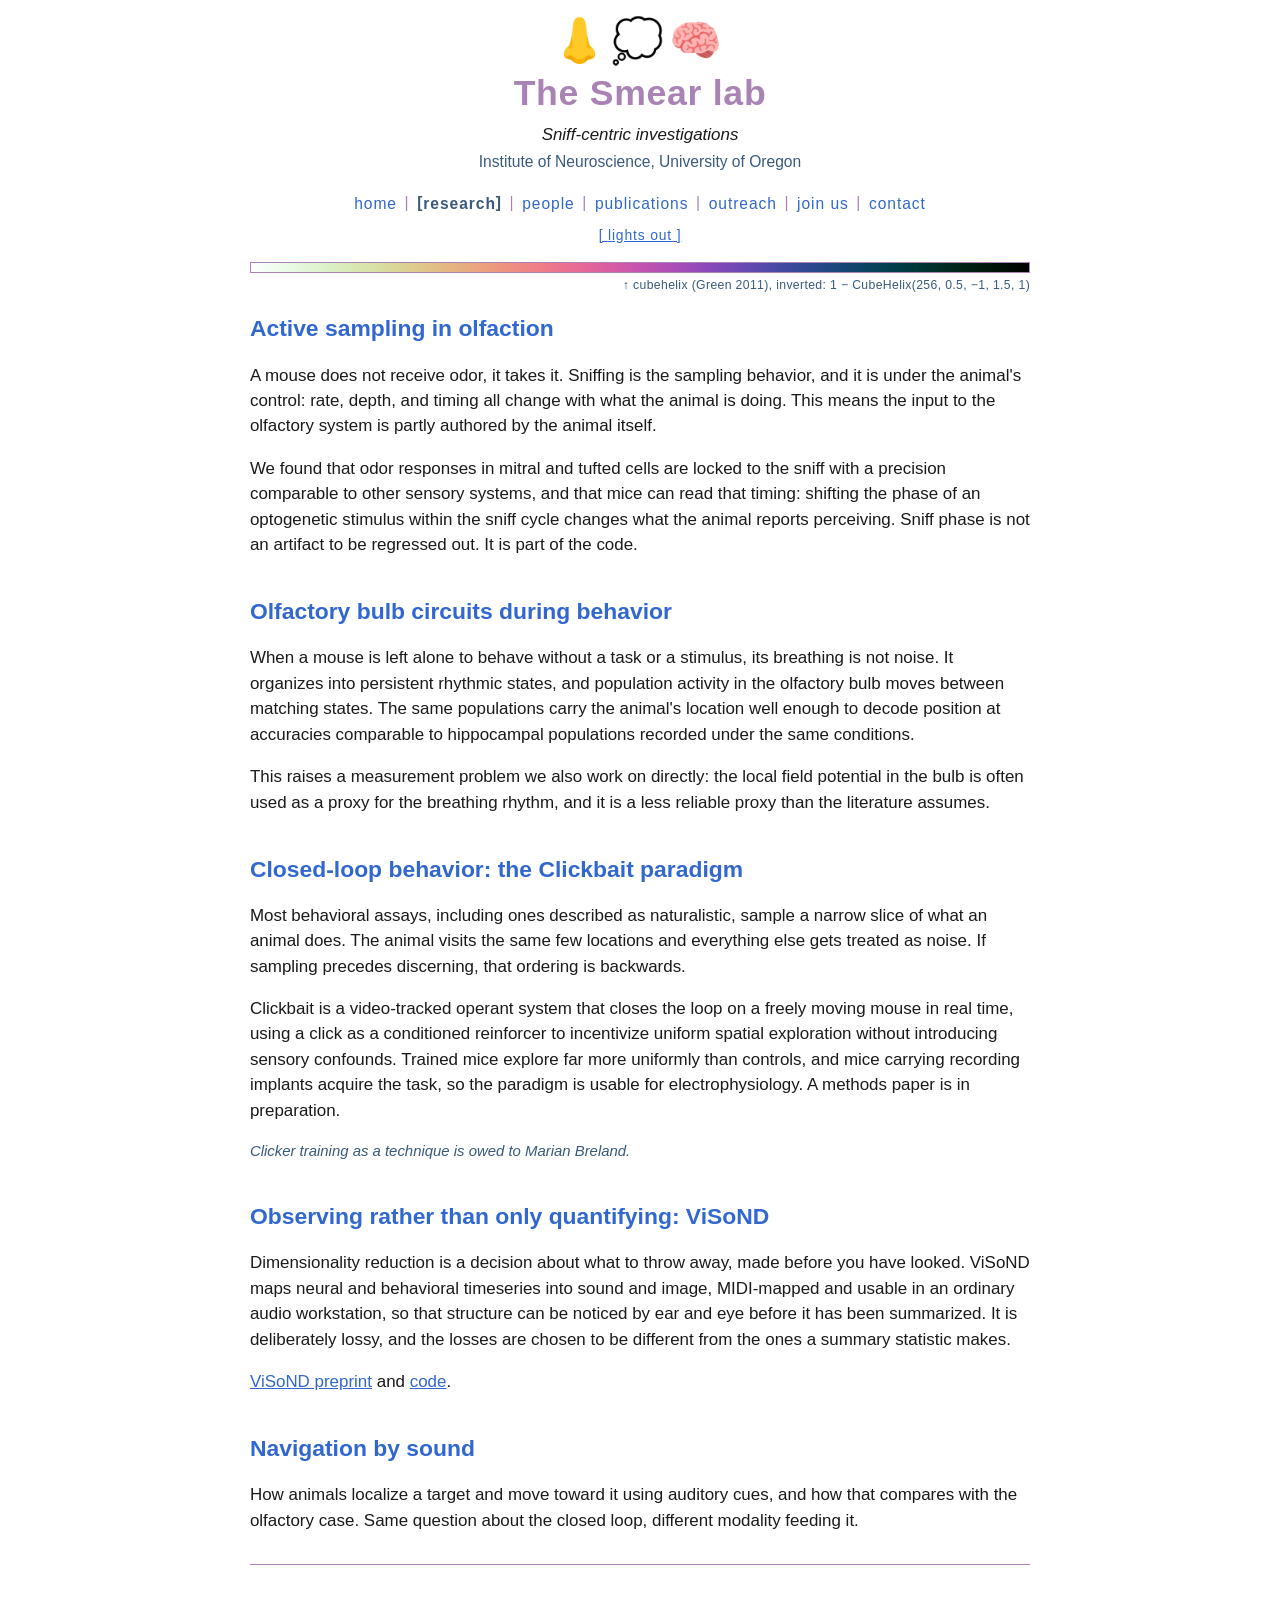
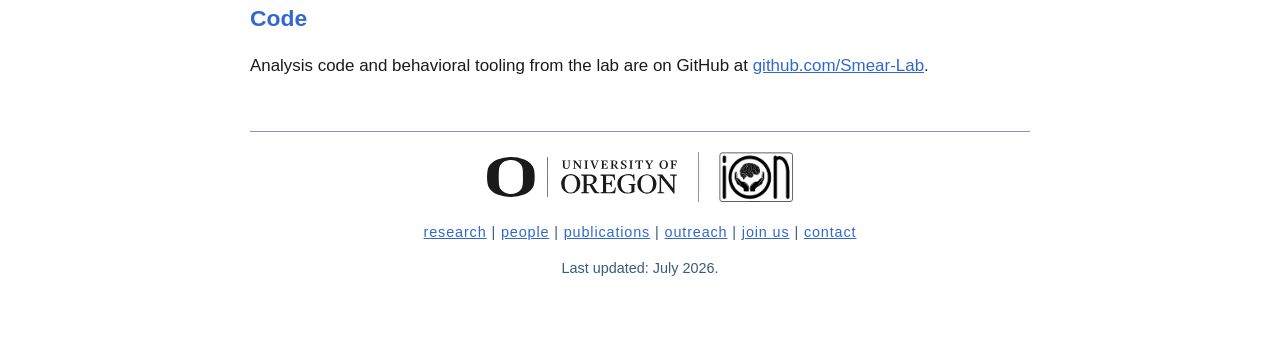
<file: research.html>
<!DOCTYPE html>
<!--
  ===========================================================================
  The Smear lab. Hand-written HTML, no framework, no build step.
  Every page shares style.css. Edit a page by opening it and typing.

  The masthead and the <nav class="main"> block below are repeated in all
  seven pages: index, research, people, publications, outreach, join,
  contact. If you add or rename a nav item, change it in all seven. That
  duplication is the price of having no build step, and it is a fair price.
  ===========================================================================
-->
<html lang="en">
<head>
<meta charset="utf-8">
<meta name="viewport" content="width=device-width, initial-scale=1">
<title>research &middot; The Smear lab</title>
<meta name="description" content="The Smear lab at the Institute of Neuroscience, University of Oregon. Sniff-centric investigations.">
<link rel="icon" href="favicon.ico">
<link rel="stylesheet" href="style.css">
<script>
  (function () {
    var c = null;
    try { c = localStorage.getItem('smear-night'); } catch (e) {}
    var root = document.documentElement;
    if (location.hash === '#night' || c === '1') root.className = 'night';
    else if (c === '0') root.className = '';
    else root.className = 'auto';   /* follow the operating system */
  })();
</script>
</head>
<body>

<a class="skip" href="#main">skip to content</a>

<header>
  <p class="glyphs" aria-hidden="true">👃💭🧠</p>
  <h1><a href="index.html">The Smear lab</a></h1>
  <p class="tagline">Sniff-centric investigations</p>
  <p class="affil">Institute of Neuroscience, University of Oregon</p>

  <nav class="main" aria-label="main">
  <a href="index.html">home</a>
  <span class="sep">|</span>
  <a href="research.html" aria-current="page">research</a>
  <span class="sep">|</span>
  <a href="people.html">people</a>
  <span class="sep">|</span>
  <a href="publications.html">publications</a>
  <span class="sep">|</span>
  <a href="outreach.html">outreach</a>
  <span class="sep">|</span>
  <a href="join.html">join us</a>
  <span class="sep">|</span>
  <a href="contact.html">contact</a>
  </nav>

  <button id="mode" type="button">[ lights out ]</button>
</header>

<hr class="cube-rule">
<p class="cube-caption">&uarr; cubehelix (Green 2011), inverted: 1 &minus; CubeHelix(256, 0.5, &minus;1, 1.5, 1)</p>

<main id="main">

<h2>Active sampling in olfaction</h2>

<p>A mouse does not receive odor, it takes it. Sniffing is the sampling
behavior, and it is under the animal's control: rate, depth, and timing all
change with what the animal is doing. This means the input to the olfactory
system is partly authored by the animal itself.</p>

<p>We found that odor responses in mitral and tufted cells are locked to the
sniff with a precision comparable to other sensory systems, and that mice can
read that timing: shifting the phase of an optogenetic stimulus within the
sniff cycle changes what the animal reports perceiving. Sniff phase is not an
artifact to be regressed out. It is part of the code.</p>

<h2>Olfactory bulb circuits during behavior</h2>

<p>When a mouse is left alone to behave without a task or a stimulus, its
breathing is not noise. It organizes into persistent rhythmic states, and
population activity in the olfactory bulb moves between matching states. The
same populations carry the animal's location well enough to decode position at
accuracies comparable to hippocampal populations recorded under the same
conditions.</p>

<p>This raises a measurement problem we also work on directly: the local field
potential in the bulb is often used as a proxy for the breathing rhythm, and it
is a less reliable proxy than the literature assumes.</p>

<h2>Closed-loop behavior: the Clickbait paradigm</h2>

<p>Most behavioral assays, including ones described as naturalistic, sample a
narrow slice of what an animal does. The animal visits the same few locations
and everything else gets treated as noise. If sampling precedes discerning,
that ordering is backwards.</p>

<p>Clickbait is a video-tracked operant system that closes the loop on a
freely moving mouse in real time, using a click as a conditioned reinforcer to
incentivize uniform spatial exploration without introducing sensory confounds.
Trained mice explore far more uniformly than controls, and mice carrying
recording implants acquire the task, so the paradigm is usable for
electrophysiology. A methods paper is in preparation.</p>

<p class="credit">Clicker training as a technique is owed to Marian Breland.</p>

<h2>Observing rather than only quantifying: ViSoND</h2>

<p>Dimensionality reduction is a decision about what to throw away, made before
you have looked. ViSoND maps neural and behavioral timeseries into sound and
image, MIDI-mapped and usable in an ordinary audio workstation, so that
structure can be noticed by ear and eye before it has been summarized. It is
deliberately lossy, and the losses are chosen to be different from the ones a
summary statistic makes.</p>

<p><a href="https://doi.org/10.64898/2026.03.21.713430">ViSoND preprint</a> and
<a href="https://github.com/Smear-Lab/ViSoND">code</a>.</p>

<h2>Navigation by sound</h2>

<p>How animals localize a target and move toward it using auditory cues, and
how that compares with the olfactory case. Same question about the closed
loop, different modality feeding it.</p>

<hr class="plain">

<h2>Code</h2>
<p>Analysis code and behavioral tooling from the lab are on GitHub at
<a href="https://github.com/Smear-Lab">github.com/Smear-Lab</a>.</p>

</main>

<footer>
  <div class="affiliations">
    <a href="https://www.uoregon.edu/" class="uo">
      <img src="static/media/uo-logo.svg" alt="University of Oregon">
    </a>
    <a href="https://ion.uoregon.edu/" class="ion">
      <img src="static/media/ion-logo.png" alt="Institute of Neuroscience">
    </a>
  </div>

  <nav aria-label="footer">
    <a href="research.html">research</a> |
    <a href="people.html">people</a> |
    <a href="publications.html">publications</a> |
    <a href="outreach.html">outreach</a> |
    <a href="join.html">join us</a> |
    <a href="contact.html">contact</a>
  </nav>
  <p>Last updated: July 2026.</p>
</footer>

<script>
  /* day/night switch. remembers the choice; "#night" in the URL forces dark. */
  (function () {
    var root = document.documentElement;
    var btn  = document.getElementById('mode');
    function isNight() {
      if (root.classList.contains('night')) return true;
      if (root.classList.contains('auto')) {
        return window.matchMedia &&
               window.matchMedia('(prefers-color-scheme: dark)').matches;
      }
      return false;
    }
    function label() {
      btn.textContent = isNight() ? '[ lights on ]' : '[ lights out ]';
    }
    label();
    btn.addEventListener('click', function () {
      var night = !isNight();
      root.classList.remove('auto');
      root.classList.toggle('night', night);
      try { localStorage.setItem('smear-night', night ? '1' : '0'); } catch (e) {}
      label();
    });
  })();
</script>

</body>
</html>
</file>
<file: style.css>
/* ==========================================================================
   The Smear lab. One stylesheet, no framework, no build step.

   Day mode: white page, lavender title, blue headings and links, gold note
   boxes. Night mode is the Osees homage: black page, gold ink, glowing
   links. Same content either way. Arial throughout, per house rule, and
   there is exactly one font stack declared in this file.

   Every chromatic value comes from riley.mat and nothing else. Colour
   roles below were assigned by measured contrast, not by eye: anything
   carrying body text clears 4.5:1, anything used only at heading size
   clears 3:1. If you change one, measure it.

   The gradient rule under the header is a real cubehelix ramp, computed
   from Green (2011) with the standard parameters (start 0.5, rotations
   -1.5, hue 1, gamma 1), not eyeballed.
   ========================================================================== */

:root {
  /* Palette: riley.mat, Matt's file. Only these seven colours are used for
     anything chromatic. Neutral white/near-black grounds are not "colours"
     in that sense and stay neutral.
       #0195c3 cyan     #a983b4 muted violet   #3167d1 blue
       #c990d4 orchid   #6bb36a green          #395a7d slate   #fee098 gold
     The green is deliberately unused. Matt does not want green in the UI. */
  --bg:       #ffffff;
  --panel:    #fee098;   /* gold, for note boxes */
  --ink:      #1a1a1a;
  --dim:      #395a7d;   /* slate, 7.2:1 on white */
  --title:    #a983b4;   /* lavender, Matt's favourite. 3.2:1, which clears
                            the 3:1 large-text floor but only just, so keep
                            it on the 2.1em h1 and nothing smaller. */
  --heading:  #3167d1;   /* blue, 5.3:1 */
  --link:     #3167d1;   /* blue, 5.3:1 */
  --visited:  #395a7d;   /* slate, 7.2:1 */
  --rule:     #a983b4;   /* lavender, decorative only */
  --panellink:#395a7d;   /* slate. The gold panel is light enough that the
                            ordinary blue link only reaches 4.1:1 on it. */
  --glow:     none;
  --navmark:  #395a7d;   /* slate, 7.2:1. The nav sits at 0.92em, too small
                            for the 3:1 floor, so this needs a text-grade
                            colour rather than an accent. */
}

html.night {
  --bg:       #0a0a0a;
  --panel:    #16202b;
  --ink:      #ececec;
  --dim:      #a983b4;   /* violet, 6.2:1 on black */
  --title:    #fee098;   /* gold, 15.4:1 */
  --heading:  #0195c3;   /* cyan, 5.7:1 */
  --link:     #fee098;   /* gold, 15.4:1 */
  --visited:  #a983b4;   /* violet, 6.2:1 */
  --rule:     #395a7d;   /* slate */
  --panellink:#fee098;   /* gold, 12.8:1 on the dark panel */
  --glow:     0 0 6px currentColor;
  --navmark:  #fee098;
}

/* Respect the OS preference on a first visit. A stored choice wins over
   this, applied by the script in each page's <head>. */
@media (prefers-color-scheme: dark) {
  html.auto {
    --bg:       #0a0a0a;
    --panel:    #16202b;
    --ink:      #ececec;
    --dim:      #a983b4;
    --title:    #fee098;
    --heading:  #0195c3;
    --link:     #fee098;
    --visited:  #a983b4;
    --rule:     #395a7d;
    --panellink:#fee098;
    --glow:     0 0 6px currentColor;
    --navmark:  #fee098;
  }
}

html { background: var(--bg); }

body {
  max-width: 46em;
  margin: 0 auto;
  padding: 1.2em 1.2em 3em;
  background: var(--bg);
  color: var(--ink);
  font-family: Arial, Helvetica, sans-serif;
  font-size: 1.06em;
  line-height: 1.5;
}

/* keyboard users get a way past the nav */
.skip {
  position: absolute;
  left: -9999px;
}
.skip:focus {
  left: 1em;
  top: 1em;
  background: var(--panel);
  padding: 0.4em 0.7em;
  border: 1px solid var(--heading);
  z-index: 10;
}

/* ---- masthead ---------------------------------------------------------- */

header { text-align: center; margin-bottom: 0.4em; }

.glyphs {
  font-size: 2.5em;
  line-height: 1;
  margin: 0 0 0.1em;
  letter-spacing: 0.12em;
}

header h1 {
  color: var(--title);
  font-size: 2.1em;
  margin: 0.1em 0 0.05em;
  letter-spacing: 0.02em;
  text-shadow: var(--glow);
}
header h1 a { color: inherit; text-decoration: none; }
header h1 a:visited { color: var(--title); }

.tagline { font-style: italic; margin: 0; }
.affil   { font-size: 0.92em; margin: 0.15em 0 0; color: var(--dim); }

/* ---- navigation -------------------------------------------------------- */

nav.main {
  text-align: center;
  font-size: 0.92em;
  letter-spacing: 0.06em;
  margin: 0.9em 0 0;
  line-height: 2;
}
nav.main a {
  text-decoration: none;
  padding: 0.1em 0.15em;
  white-space: nowrap;
}
nav.main a:hover,
nav.main a:focus { text-decoration: underline; }
nav.main a[aria-current="page"] {
  color: var(--navmark);
  font-weight: bold;
  text-shadow: var(--glow);
}
/* the brackets are drawn in CSS so the HTML stays clean */
nav.main a[aria-current="page"]::before { content: "["; }
nav.main a[aria-current="page"]::after  { content: "]"; }
nav.main .sep { color: var(--rule); }

/* ---- the day/night switch --------------------------------------------- */

#mode {
  display: block;
  margin: 0.6em auto 0;
  font-size: 0.82em;
  letter-spacing: 0.06em;
  background: none;
  border: none;
  padding: 0;
  cursor: pointer;
  color: var(--link);
  text-decoration: underline;
}
#mode:hover { text-shadow: var(--glow); }

/* ---- the rule under the masthead --------------------------------------- */

/* Matt's own ramp, from mycubehelix.mat:
       1 - CubeHelix(256, 0.5, -1, 1.5, 1.0)
   Sampled at 25 points straight out of that file. I checked the formula
   against the file first and it reproduces it exactly, so the stops below
   are his colormap, not a lookalike.

   Being the inverse, it runs white to black rather than black to white,
   and the raised hue (1.5 against the default 1) makes the traverse more
   saturated. It still passes through green early and pink in the middle,
   because a cubehelix ramp cycles through the hues by construction. That
   is what the scheme is. Matt chose this one knowing it. */

/* The hairline is not decoration. This ramp runs white to black, so on the
   white page the left end disappears and on the black page the right end
   does. The border shows where the bar actually starts and stops without
   altering a single colour in it. */

.cube-rule {
  border: 1px solid var(--rule);
  box-sizing: border-box;
  height: 11px;
  margin: 1.1em 0 0.2em;
  background: linear-gradient(to right,
    #ffffff 0%, #ebfbe9 4.2%, #dff4d1 8.3%, #d8eab7 12.5%,
    #d8dda1 16.7%, #ddcc8e 20.8%, #e4b882 25%, #eaa47e 29.2%,
    #ef8f80 33.3%, #ee7b89 37.5%, #e86b94 41.7%, #da5da3 45.8%,
    #c553af 50%, #ac4db7 54.2%, #8d49ba 58.3%, #6f48b5 62.5%,
    #4f49a9 66.7%, #324895 70.8%, #1c477e 75%, #0a4361 79.2%,
    #003c46 83.3%, #00312b 87.5%, #002215 91.7%, #001307 95.8%,
    #000000 100%);
}

html.night .cube-rule { box-shadow: 0 0 14px #fee09855, 0 0 4px #0195c355; }
@media (prefers-color-scheme: dark) {
  html.auto .cube-rule { box-shadow: 0 0 14px #fee09855, 0 0 4px #0195c355; }
}

/* The masthead strip when it holds an image instead of the ramp. Same slot,
   same margins, so the two are interchangeable. The height is fixed and the
   image is cropped to it rather than scaled, because the slot is a band
   across the page and the image has to earn its place at that height. If a
   picture needs more room to read, raise this and check both modes. */
.banner {
  display: block;
  width: 100%;
  height: 96px;
  object-fit: cover;
  border: 1px solid var(--rule);
  box-sizing: border-box;
  margin: 1.1em 0 0.2em;
}
html.night .banner { box-shadow: 0 0 14px #fee09833; }
@media (prefers-color-scheme: dark) {
  html.auto .banner { box-shadow: 0 0 14px #fee09833; }
}
@media (max-width: 34em) {
  .banner { height: 64px; }
}

.cube-caption {
  text-align: right;
  font-size: 0.72em;
  letter-spacing: 0.03em;
  margin: 0 0 1.4em;
  color: var(--dim);
}

hr.plain {
  border: 0;
  border-top: 1px solid var(--rule);
  margin: 1.8em 0;
}

/* ---- body copy --------------------------------------------------------- */

h2 {
  color: var(--heading);
  font-size: 1.35em;
  margin: 1.6em 0 0.4em;
  text-shadow: var(--glow);
}
h2:first-of-type { margin-top: 0; }

h3 {
  color: var(--ink);
  font-size: 1.08em;
  margin: 1.4em 0 0.3em;
}

a { color: var(--link); }
a:visited { color: var(--visited); }
a:hover { text-shadow: var(--glow); }
html:not(.night) a:hover { color: #0195c3; }

ul.research { padding-left: 1.4em; }
ul.research li { margin-bottom: 0.7em; }

/* ---- people ------------------------------------------------------------ */

.person {
  display: flex;
  gap: 1em;
  align-items: flex-start;
  margin-bottom: 1.6em;
}
.person img {
  width: 110px;
  height: 110px;
  object-fit: cover;
  border: 1px solid var(--rule);
  flex: 0 0 auto;
}
.person h3 { margin-top: 0; }
.person .role {
  font-size: 0.78em;
  letter-spacing: 0.09em;
  text-transform: uppercase;
  color: var(--dim);
  display: block;
  margin-bottom: 0.35em;
}
.person p { margin: 0.35em 0; }

ul.alumni { padding-left: 1.4em; }
ul.alumni li { margin-bottom: 0.3em; }

/* ---- publications ------------------------------------------------------ */

.pubyear {
  color: var(--heading);
  font-size: 0.95em;
  font-weight: bold;
  letter-spacing: 0.14em;
  margin: 1.6em 0 0.5em;
  border-bottom: 1px solid var(--rule);
  text-shadow: var(--glow);
}
ol.pubs {
  list-style: none;
  padding-left: 0;
  margin: 0;
}
ol.pubs li {
  margin-bottom: 1em;
  padding-left: 1.4em;
  text-indent: -1.4em;
}
ol.pubs .authors { font-size: 0.95em; }
ol.pubs .venue { font-style: italic; }
ol.pubs b { color: var(--ink); }
.tag {
  font-size: 0.7em;
  letter-spacing: 0.06em;
  text-transform: uppercase;
  border: 1px solid var(--rule);
  padding: 0 0.35em;
  margin-left: 0.3em;
  color: var(--dim);
  white-space: nowrap;
}

/* ---- boxes ------------------------------------------------------------- */

.note {
  border: 1px solid var(--heading);
  background: var(--panel);
  padding: 0.6em 1em;
  margin: 1.2em 0;
}
.note a, .note a:visited { color: var(--panellink); }
.note p:first-child { margin-top: 0.3em; }
.note p:last-child  { margin-bottom: 0.3em; }

figure { margin: 1.4em 0; }
figure img {
  display: block;
  max-width: min(100%, 24em);
  height: auto;
  border: 1px solid var(--rule);
}

/* Placement and size for figures, set from the editor's image toolbar.
   Sizes are in em so a figure keeps its proportion to the text if the base
   size ever changes. */
figure.fig-left  { float: left;  margin: 0.3em 1.4em 0.8em 0; }
figure.fig-right { float: right; margin: 0.3em 0 0.8em 1.4em; }
figure.fig-wide  { float: none;  clear: both; }

figure.fig-s img { max-width: min(100%, 11em); }
figure.fig-m img { max-width: min(100%, 20em); }
figure.fig-l img { max-width: 100%; }
figure.fig-l { width: 100%; }

/* floats must not escape their section */
main::after, .note::after { content: ""; display: table; clear: both; }
hr.plain { clear: both; }

@media (max-width: 34em) {
  /* one narrow column: floating a figure beside text stops helping */
  figure.fig-left, figure.fig-right { float: none; margin: 1.4em 0; }
  figure.fig-s img, figure.fig-m img { max-width: 100%; }
}
figcaption {
  font-size: 0.82em;
  color: var(--dim);
  margin-top: 0.4em;
  letter-spacing: 0.03em;
}

/* a real attribution, not an unfinished line */
.credit {
  font-size: 0.88em;
  color: var(--dim);
  font-style: italic;
}

/* things still to fill in, visible on purpose */
.todo {
  font-size: 0.9em;
  letter-spacing: 0.03em;
  color: var(--dim);
}

/* ---- affiliation logos ------------------------------------------------- */

/* The UO mark is the official file from UO's own web design framework, the
   same one ion.uoregon.edu serves. It ships white for use on the UO green
   bar, so it is set near-black here and inverted for night mode. That is a
   one-colour treatment, not a redraw. The ION mark is Matt's own file,
   which ships white-on-opaque-black; it was converted to black artwork on
   a transparent ground so it sits on the page rather than in a box, and it
   inverts for night mode the same way. Neither logo was redrawn.
   To replace either, drop a new file at static/media/uo-logo.svg or
   static/media/ion-logo.png and this all keeps working. */

.affiliations {
  display: flex;
  align-items: center;
  justify-content: center;
  gap: 1.4em;
  margin-bottom: 1.4em;
  padding-top: 1.4em;
  border-top: 1px solid var(--rule);
}
.affiliations a { text-decoration: none; }
.affiliations .uo img {
  display: block;
  width: 190px;
  height: auto;
}
html.night .affiliations .uo img { filter: invert(1); }
@media (prefers-color-scheme: dark) {
  html.auto .affiliations .uo img { filter: invert(1); }
}
.affiliations .ion {
  border-left: 1px solid var(--rule);
  padding-left: 1.4em;
}
.affiliations .ion img {
  display: block;
  width: 74px;
  height: auto;
}
html.night .affiliations .ion img { filter: invert(1); }
@media (prefers-color-scheme: dark) {
  html.auto .affiliations .ion img { filter: invert(1); }
}

@media (max-width: 34em) {
  .affiliations { flex-direction: column; gap: 0.9em; }
  .affiliations .ion {
    border-left: 0;
    border-top: 1px solid var(--rule);
    padding-left: 0;
    padding-top: 0.9em;
  }
}

/* ---- footer ------------------------------------------------------------ */

footer {
  text-align: center;
  font-size: 0.85em;
  margin-top: 2.5em;
  color: var(--dim);
}
footer nav { margin-bottom: 0.5em; letter-spacing: 0.06em; }

/* ---- narrow screens ---------------------------------------------------- */

@media (max-width: 34em) {
  body { font-size: 1em; padding: 1em 0.9em 2.5em; }
  header h1 { font-size: 1.7em; }
  nav.main { font-size: 0.86em; }
  nav.main .sep { display: none; }
  nav.main a { display: inline-block; margin: 0 0.35em; }
  .person { flex-direction: column; gap: 0.5em; }
  .person img { width: 130px; height: 130px; }
}

/* ---- print ------------------------------------------------------------- */

@media print {
  #mode, nav.main { display: none; }
  body { max-width: none; color: #000; background: #fff; }
  a { color: #000; text-decoration: underline; }
}
</file>
